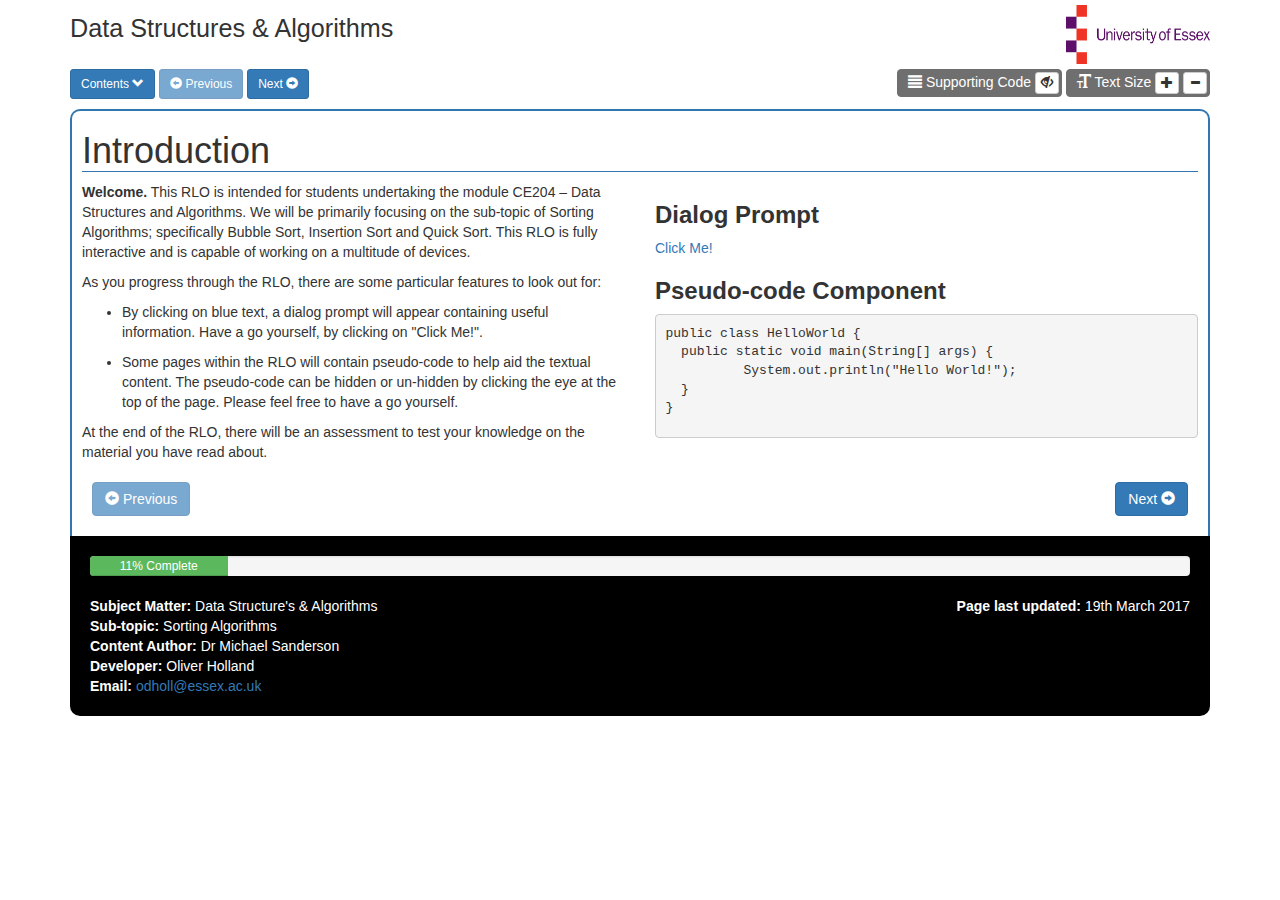
<file: index.html>
<!DOCTYPE html>
<html lang="en">
<head>
    <meta charset="utf-8">
    <meta http-equiv="X-UA-Compatible" content="IE=edge">
    <meta name="viewport" content="width=device-width, initial-scale=1">
    <!-- The above 3 meta tags *must* come first in the head; any other head content must come *after* these tags -->
    <meta name="description" content="">
    <meta name="author" content="Oliver Holland">

    <title>RLO: Data Structures & Algorithms: Introduction</title>

    <!-- Bootstrap core CSS -->
    <link href="css/bootstrap.min.css" rel="stylesheet">

    <!-- Style Sheet - CSS -->
    <link href="css/style.css" rel="stylesheet">

    <!-- HTML5 shim and Respond.js for IE8 support of HTML5 elements and media queries -->
    <!--[if lt IE 9]>
    <script src="https://oss.maxcdn.com/html5shiv/3.7.3/html5shiv.min.js"></script>
    <script src="https://oss.maxcdn.com/respond/1.4.2/respond.min.js"></script>
    <![endif]-->
</head>

<body>
<a id="doc_top"></a>
<div class="container" id="main_container">
    <!-- Top Nav-Bar -->
    <header class="clearfix" role="banner">
        <img src="img/essex.png" alt="University of Essex" width="144" height="59" id="university_logo"
             class="pull-right">
        <p class="rlo_title">Data Structures & Algorithms</p>
    </header>

    <nav class="nav nav-pills hidden-xs" role="navigation" id="main_nav">
        <div class="btn-group">
            <button type="button" class="btn btn-primary dropdown-toggle btn-sm" data-toggle="dropdown">
                Contents <span class="glyphicon glyphicon-chevron-down"></span>
            </button>
            <ul class="dropdown-menu" role="menu">
                <li class="active"><a href="index.html">Introduction</a></li>
                <li><a href="overview.html">Data Structures & Algorithms Overview</a></li>
                <li><a href="sortingAlgorithms.html">Sorting Algorithms</a></li>
                <li><a href="activity.html">Activity</a></li>
                <li><a href="bubbleSort.html">Bubble Sort</a></li>
                <li><a href="insertionSort.html">Insertion Sort</a></li>
                <li><a href="quickSort.html">Quick Sort</a></li>
                <li><a href="algorithmsInAction.html">Algorithms in Action</a></li>
                <li><a href="assessment.html">Assessment</a></li>
            </ul>
        </div>
        <a href="#" class="btn btn-primary disabled btn-sm"><span class="glyphicon glyphicon-circle-arrow-left"></span>
            Previous </a>
        <a href="overview.html" id="next_btn" class="btn btn-primary btn-sm">Next <span
                class="glyphicon glyphicon-circle-arrow-right"></span></a>
    </nav>

    <!-- Renders drop-down menu for smaller screen resolutions -->
    <div class="visible-xs-block" id="small_screen_menu_container">
        <p class="rlo_title">Data Structures & Algorithms</p>
        <p><a class="btn btn-primary btn-block" data-toggle="collapse" href="#collapseExample" aria-expanded="false"
              aria-controls="collapseExample" id="toggle_ss_nav">
            Toggle Navigation <span class="glyphicon glyphicon-remove glyphicon-menu-hamburger"
                                    aria-hidden="true"></span></a></p>
        <div class="collapse" id="collapseExample">
            <ul class="btn-group btn-group-vertical center-block" role="menu" id="small_screen_menu">
                <li><a href="index.html" class="btn btn-info btn-block active">Introduction</a></li>
                <li><a href="overview.html" class="btn btn-info btn-block">Data Structures & Algorithms Overview</a>
                </li>
                <li><a href="sortingAlgorithms.html" class="btn btn-info btn-block">Sorting Algorithms</a></li>
                <li><a href="activity.html" class="btn btn-info btn-block">Activity</a></li>
                <li><a href="bubbleSort.html" class="btn btn-info btn-block">Bubble Sort</a></li>
                <li><a href="insertionSort.html" class="btn btn-info btn-block">Insertion Sort</a></li>
                <li><a href="quickSort.html" class="btn btn-info btn-block">Quick Sort</a></li>
                <li><a href="algorithmsInAction.html" class="btn btn-info btn-block">Algorithms in Action</a></li>
                <li><a href="assessment.html" class="btn btn-info btn-block">Assessment</a></li>
            </ul>
        </div>
    </div>

    <!-- Main Content Area -->
    <main role="main">
        <article>
            <a id="content_start"></a>
            <h1>Introduction</h1>
            <div class="row">
                <div class="col-md-6" id="text-component">

                    <p><b>Welcome.</b> This RLO is intended for students undertaking the module
                        CE204 – Data Structures and Algorithms. We will be primarily focusing on the sub-topic of
                        Sorting Algorithms; specifically Bubble Sort, Insertion Sort and Quick Sort. This RLO is fully
                        interactive and is capable of working on a multitude of devices.</p>

                    <p>As you progress through the RLO, there are some particular features to look out for:
                        <ul>
                            <li>By clicking on blue text, a dialog prompt will appear containing useful information.
                                Have a go yourself, by clicking on "Click Me!".
                            </li>
                    <p></p>
                            <li>Some pages within the RLO will contain pseudo-code to help aid the textual content. The
                                pseudo-code can be hidden or un-hidden by clicking the eye at the top of the page. Please feel free to have a go yourself.
                            </li>
                        </ul>
                    </p>

                    <p>At the end of the RLO, there will be an assessment to test your knowledge on the material you have read about.</p>
                </div>

                <div class="col-md-6" id="rightText-component">
                    <h3><b>Dialog Prompt</b></h3>
                    <p><a href="#" data-toggle="modal" data-target="#gloss_test">Click Me!</a></p>
                    <h3><b>Pseudo-code Component</b></h3>
                </div>
                <!-- START code column -->
                <div class="col-md-6" id="code-component">

                      <pre><p>public class HelloWorld {
  public static void main(String[] args) {
          System.out.println("Hello World!");
  }
}
</p></pre>
                </div>
                <!-- END code column -->
            </div>

            <nav class="section_nav" role="navigation">
                <ul class="clearfix ">
                    <li class="pull-left "><a href="#" class="btn btn-primary disabled"><span
                            class="glyphicon glyphicon-circle-arrow-left"></span> Previous </a></li>
                    <li class="pull-right"><a href="overview.html" class="btn btn-primary">Next <span
                            class="glyphicon glyphicon-circle-arrow-right"></span></a></li>
                </ul>
            </nav>

        </article>
    </main>


    <!-- START doc top navigation -->
    <div class="visible-xs-block" id="doc_top_btn"><a href="#doc_top" class="btn btn-info btn-block">Document Top
        <span
                class="glyphicon glyphicon-circle-arrow-up"></span></a></div>
    <!-- END doc top navigation -->

    <!-- Footer -->
    <footer role="contentinfo">
        <div class="progress">
            <div class="progress-bar progress-bar-success" role="progressbar" aria-valuenow="11.1" aria-valuemin="0"
                 aria-valuemax="100" style="width: 12.5%">
                <span class="sr">11% Complete</span>
            </div>
        </div>
        <div class="row">
            <div class="col-md-6">
                <ul>
                    <li><b>Subject Matter:</b> Data Structure's & Algorithms</li>
                    <li><b>Sub-topic:</b> Sorting Algorithms</li>
                    <li><b>Content Author:</b> Dr Michael Sanderson</li>
                    <li><b>Developer:</b> Oliver Holland</li>
                    <li><b>Email:</b> <a href="mailto:odholl@essex.ac.uk">odholl@essex.ac.uk</a></li>
                </ul>
            </div>

            <div class="col-md-6 text-right">
                <p><b>Page last updated:</b> 19th March 2017</p>
            </div>
        </div>
    </footer>
</div>


<!-- START Glossary Modals -->
<div class="modal fade" tabindex="-1" role="dialog" aria-labelledby="gloss_test_label" id="gloss_test">
    <div class="modal-dialog">
        <div class="modal-content">
            <div class="modal-header">
                <h3 class="modal-title" id="gloss_test_label">Well Done!</h3>
            </div>
            <div class="modal-body">
                <p>You will find additional information within these pop ups spread throughout the RLO. You never know,
                    there may be a question in the assessment that can only be answered if a pop up has been read...</p>
            </div>
            <div class="modal-footer">
                <button type="button" class="btn btn-danger" data-dismiss="modal">Close</button>
            </div>
        </div>
    </div>
</div>
<!-- END Glossary Modals -->

<!-- Bootstrap core JavaScript
================================================== -->
<!-- Placed at the end of the document so the pages load faster -->
<script src="https://ajax.googleapis.com/ajax/libs/jquery/1.12.4/jquery.min.js"></script>
<script>window.jQuery || document.write('<script src="../../assets/js/vendor/jquery.min.js"><\/script>')</script>
<script src="js/bootstrap.min.js"></script>

<!-- JavaScript for Text Support Toolbar -->
<script src="js/textTools.js"></script>

</body>
</html>
</file>
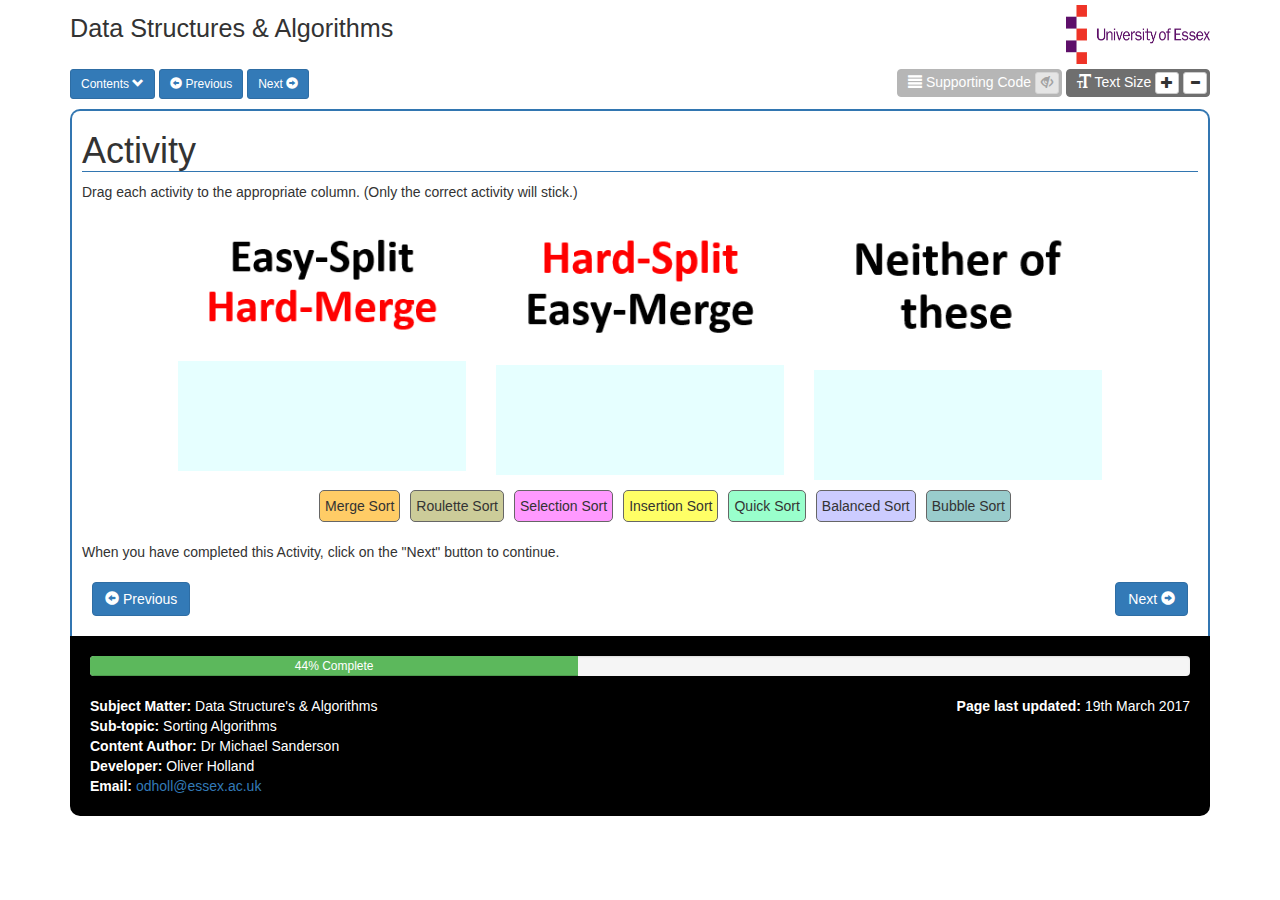
<file: activity.html>
<!DOCTYPE html>
<html lang="en">
   <head>
      <meta charset="utf-8">
      <meta http-equiv="X-UA-Compatible" content="IE=edge">
      <meta name="viewport" content="width=device-width, initial-scale=1">
      <!-- The above 3 meta tags *must* come first in the head; any other head content must come *after* these tags -->
      <meta name="description" content="">
      <meta name="author" content="Oliver Holland">
      <title>RLO: Data Structures & Algorithms: Activity</title>
      <!-- Bootstrap core CSS -->
      <link href="css/bootstrap.min.css" rel="stylesheet">
      <!-- jQuery (necessary for Bootstrap's JavaScript plugins) -->
      <script src="js/jquery.js"></script>
      <script src="js/jquery-ui.min.js"></script>
      <script src="js/jquery.ui.touch-punch.min.js"></script>
      <!-- Latest compiled and minified JavaScript -->
      <script src="js/bootstrap.min.js"></script>
      <!-- HTML5 shim and Respond.js for IE8 support of HTML5 elements and media queries -->
      <!--[if lt IE 9]>
      <script src="https://oss.maxcdn.com/html5shiv/3.7.3/html5shiv.min.js"></script>
      <script src="https://oss.maxcdn.com/respond/1.4.2/respond.min.js"></script>
      <![endif]-->
      <!-- JS for the Drag Drop Activity -->
      <script src="js/dragDropActivity.js"></script>
      <!-- Style Sheet - CSS -->
      <link href="css/style.css" rel="stylesheet">
      <style type="text/css">
         .act_drag_is {
         background: #FFFF66;
         }
         .act_drag_qs {
         background: #99FFCC;
         }
         .act_drag_bs {
         background: #CCCCFF;
         }
         .act_drag_rs {
         background: #CCCC99;
         }
         .act_drag_ss {
         background: #FF99FF;
         }
         .act_drag_ms {
         background: #FFCC66;
         }
         .act_drag_bbs {
         background: #99CCCC;
         }
         .droppable_area ul {
         background: #E6FFFF;
         padding-top: 20px;
         padding-bottom: 20px;
         }
         .droppable_area ul li {
         visibility: hidden;
         }
         #act_drag_items {
         text-align: center;
         }
         #act_drag_items li {
         display: inline-block;
         border: 1px solid #666;
         border-radius: 5px;
         padding: 5px;
         margin-bottom: 10px;
         margin-left: 10px;
         }
         #act_drag_items li:hover {
         cursor: move;
         }
         @media (max-width: 767px) {
         .droppable_area ul {
         background: #E6FFFF;
         list-style: none;
         padding: 0;
         }
         .droppable_area ul li {
         border-bottom: 1px dashed #0CF;
         }
         }
      </style>
   </head>
   <body>
      <a id="doc_top"></a>
      <div class="container" id="main_container">
         <!-- Top Nav-Bar -->
         <header class="clearfix" role="banner">
            <img src="img/essex.png" alt="University of Essex" width="144" height="59" id="university_logo"
               class="pull-right">
            <p class="rlo_title">Data Structures & Algorithms</p>
         </header>
         <nav class="nav nav-pills hidden-xs" role="navigation" id="main_nav">
            <div class="btn-group">
               <button type="button" class="btn btn-primary dropdown-toggle btn-sm" data-toggle="dropdown">
               Contents <span class="glyphicon glyphicon-chevron-down"></span>
               </button>
               <ul class="dropdown-menu" role="menu">
                  <li><a href="index.html">Introduction</a>
                  </li>
                  <li><a href="overview.html">Data Structures & Algorithms Overview</a>
                  </li>
                  <li><a href="sortingAlgorithms.html">Sorting Algorithms</a>
                  </li>
                  <li class="active"><a href="activity.html">Activity</a>
                  </li>
                  <li><a href="bubbleSort.html">Bubble Sort</a>
                  </li>
                  <li><a href="insertionSort.html">Insertion Sort</a>
                  </li>
                  <li><a href="quickSort.html">Quick Sort</a>
                  </li>
                  <li><a href="algorithmsInAction.html">Algorithms in Action</a>
                  </li>
                  <li><a href="assessment.html">Assessment</a>
                  </li>
               </ul>
            </div>
            <a href="sortingAlgorithms.html" class="btn btn-primary btn-sm"><span
               class="glyphicon glyphicon-circle-arrow-left"></span>
            Previous </a>
            <a href="bubbleSort.html" id="next_btn" class="btn btn-primary btn-sm">Next <span
               class="glyphicon glyphicon-circle-arrow-right"></span></a>
         </nav>
         <!-- Renders drop-down menu for smaller screen resolutions -->
         <div class="visible-xs-block" id="small_screen_menu_container">
            <p class="rlo_title">Data Structures & Algorithms</p>
            <p><a class="btn btn-primary btn-block" data-toggle="collapse" href="#collapseExample" aria-expanded="false"
               aria-controls="collapseExample" id="toggle_ss_nav">
               Toggle Navigation <span class="glyphicon glyphicon-remove glyphicon-menu-hamburger"
                  aria-hidden="true"></span></a>
            </p>
            <div class="collapse" id="collapseExample">
               <ul class="btn-group btn-group-vertical center-block" role="menu" id="small_screen_menu">
                  <li><a href="index.html" class="btn btn-info btn-block">Introduction</a>
                  </li>
                  <li><a href="overview.html" class="btn btn-info btn-block">Data Structures & Algorithms Overview</a>
                  </li>
                  <li><a href="sortingAlgorithms.html" class="btn btn-info btn-block">Sorting Algorithms</a>
                  </li>
                  <li><a href="activity.html" class="btn btn-info btn-block active">Activity</a>
                  </li>
                  <li><a href="bubbleSort.html" class="btn btn-info btn-block">Bubble Sort</a>
                  </li>
                  <li><a href="insertionSort.html" class="btn btn-info btn-block">Insertion Sort</a>
                  </li>
                  <li><a href="quickSort.html" class="btn btn-info btn-block">Quick Sort</a>
                  </li>
                  <li><a href="algorithmsInAction.html" class="btn btn-info btn-block">Algorithms in Action</a>
                  </li>
                  <li><a href="assessment.html" class="btn btn-info btn-block">Assessment</a>
                  </li>
               </ul>
            </div>
         </div>
         <!-- Main Content Area -->
         <main role="main">
            <article>
               <a id="content_start"></a>
               <h1>Activity</h1>
               <p>Drag each activity to the appropriate column. (Only the correct activity will stick.)</p>
               <div class="row">
                  <div class="col-sm-10 col-sm-offset-1">
                     <div id="activity_container">
                        <div class="row text-center text-capitalize">
                           <div class="col-xs-4">
                           </div>
                           <div class="col-xs-4">
                           </div>
                           <div class="col-xs-4">
                           </div>
                        </div>
                        <div class="row">
                           <div class="col-xs-4">
                              <div class="droppable droppable_area drop_target" data-type="Easy-split_Hard-merge">
                                 <img src="img/Easy-split_Hard-merge.png" width="540" height="340"
                                    alt="Easy-split Hard-merge" class="img-responsive">
                                 <ul>
                                    <li class="activity_ms">Merge Sort</li>
                                    <li class="activity_is">Insertion Sort</li>
                                 </ul>
                              </div>
                           </div>
                           <div class="col-xs-4">
                              <div class="droppable droppable_area drop_target" data-type="Hard-split_Easy-merge">
                                 <img src="img/Hard-split_Easy-merge.png" width="540" height="340"
                                    alt="Hard-split Easy-merge" class="img-responsive">
                                 <ul>
                                    <li class="activity_qs">Quick Sort</li>
                                    <li class="activity_ss">Selection Sort</li>
                                    <li class="activity_bbs">Bubble Sort</li>
                                 </ul>
                              </div>
                           </div>
                           <div class="col-xs-4">
                              <div class="droppable droppable_area drop_target" data-type="not-a-sorting-algorithm">
                                 <img src="img/not-a-sorting-algorithm.png" width="540" height="340"
                                    alt="Neither of These" class="img-responsive">
                                 <ul>
                                    <li class="activity_rs">Roulette Sort</li>
                                    <li class="activity_bs">Balanced Sort</li>
                                 </ul>
                              </div>
                           </div>
                        </div>
                        <div class="alert alert-success text-center" id="feedback_success"></div>
                        <div class="alert alert-danger text-center" id="feedback_error"></div>
                        <ul id="act_drag_items">
                           <li class="act_drag_is draggable" data-activity="Easy-split_Hard-merge"
                              data-class="activity_is">Insertion Sort
                           </li>
                           <li class="act_drag_ms draggable" data-activity="Easy-split_Hard-merge"
                              data-class="activity_ms">Merge Sort
                           </li>
                           <li class="act_drag_qs draggable" data-activity="Hard-split_Easy-merge"
                              data-class="activity_qs">Quick Sort
                           </li>
                           <li class="act_drag_ss draggable" data-activity="Hard-split_Easy-merge"
                              data-class="activity_ss">Selection Sort
                           </li>
                           <li class="act_drag_bbs draggable" data-activity="Hard-split_Easy-merge"
                              data-class="activity_bbs">Bubble Sort
                           </li>
                           <li class="act_drag_bs draggable" data-activity="not-a-sorting-algorithm"
                              data-class="activity_bs">Balanced Sort
                           </li>
                           <li class="act_drag_rs draggable" data-activity="not-a-sorting-algorithm"
                              data-class="activity_rs">Roulette Sort
                           </li>
                        </ul>
                     </div>
                  </div>
               </div>
               <p>When you have completed this Activity, click on the &quot;Next&quot; button to continue. </p>
               <nav class="section_nav" role="navigation">
                  <ul class="clearfix ">
                     <li class="pull-left "><a href="sortingAlgorithms.html" class="btn btn-primary"><span
                        class="glyphicon glyphicon-circle-arrow-left"></span> Previous </a>
                     </li>
                     <li class="pull-right"><a href="bubbleSort.html" class="btn btn-primary">Next <span
                        class="glyphicon glyphicon-circle-arrow-right"></span></a>
                     </li>
                  </ul>
               </nav>
            </article>
         </main>
         <!-- START doc top navigation -->
         <div class="visible-xs-block" id="doc_top_btn"><a href="#doc_top" class="btn btn-info btn-block">Document Top
            <span
               class="glyphicon glyphicon-circle-arrow-up"></span></a>
         </div>
         <!-- END doc top navigation -->
         <!-- Footer -->
         <footer role="contentinfo">
            <div class="progress">
               <div class="progress-bar progress-bar-success" role="progressbar" aria-valuenow="44.4" aria-valuemin="0"
                  aria-valuemax="100" style="width: 44.4%">
                  <span class="sr">44% Complete</span>
               </div>
            </div>
            <div class="row">
               <div class="col-md-6">
                  <ul>
                     <li><b>Subject Matter:</b> Data Structure's & Algorithms</li>
                     <li><b>Sub-topic:</b> Sorting Algorithms</li>
                     <li><b>Content Author:</b> Dr Michael Sanderson</li>
                     <li><b>Developer:</b> Oliver Holland</li>
                     <li><b>Email:</b> <a href="mailto:odholl@essex.ac.uk">odholl@essex.ac.uk</a>
                     </li>
                  </ul>
               </div>
               <div class="col-md-6 text-right">
                  <p><b>Page last updated:</b> 19th March 2017</p>
               </div>
            </div>
         </footer>
      </div>
      <!-- START Modals -->
      <div class="modal fade" tabindex="-1" role="dialog" aria-labelledby="activity_complete_label" id="activity_complete">
         <div class="modal-dialog">
            <div class="modal-content">
               <div class="modal-header">
                  <h3 class="modal-title" id="activity_complete_label">Activity Complete <span
                     class="glyphicon glyphicon-ok" aria-hidden="true"></span></h3>
               </div>
               <div class="modal-body">
                  <p>You have sucessfully completed this activity</p>
               </div>
               <div class="modal-footer">
                  <button type="button" class="btn btn-success" data-dismiss="modal" id="activity1_continue">Close
                  </button>
               </div>
            </div>
         </div>
      </div>
      <!-- END Modals -->
      <!-- Bootstrap core JavaScript
         ================================================== -->
      <!-- Placed at the end of the document so the pages load faster -->
      <script>window.jQuery || document.write('<script src="../../assets/js/vendor/jquery.min.js"><\/script>')</script>
      <!-- JavaScript for Text Support Toolbar -->
      <script src="js/textTools.js"></script>
   </body>
</html>
</file>
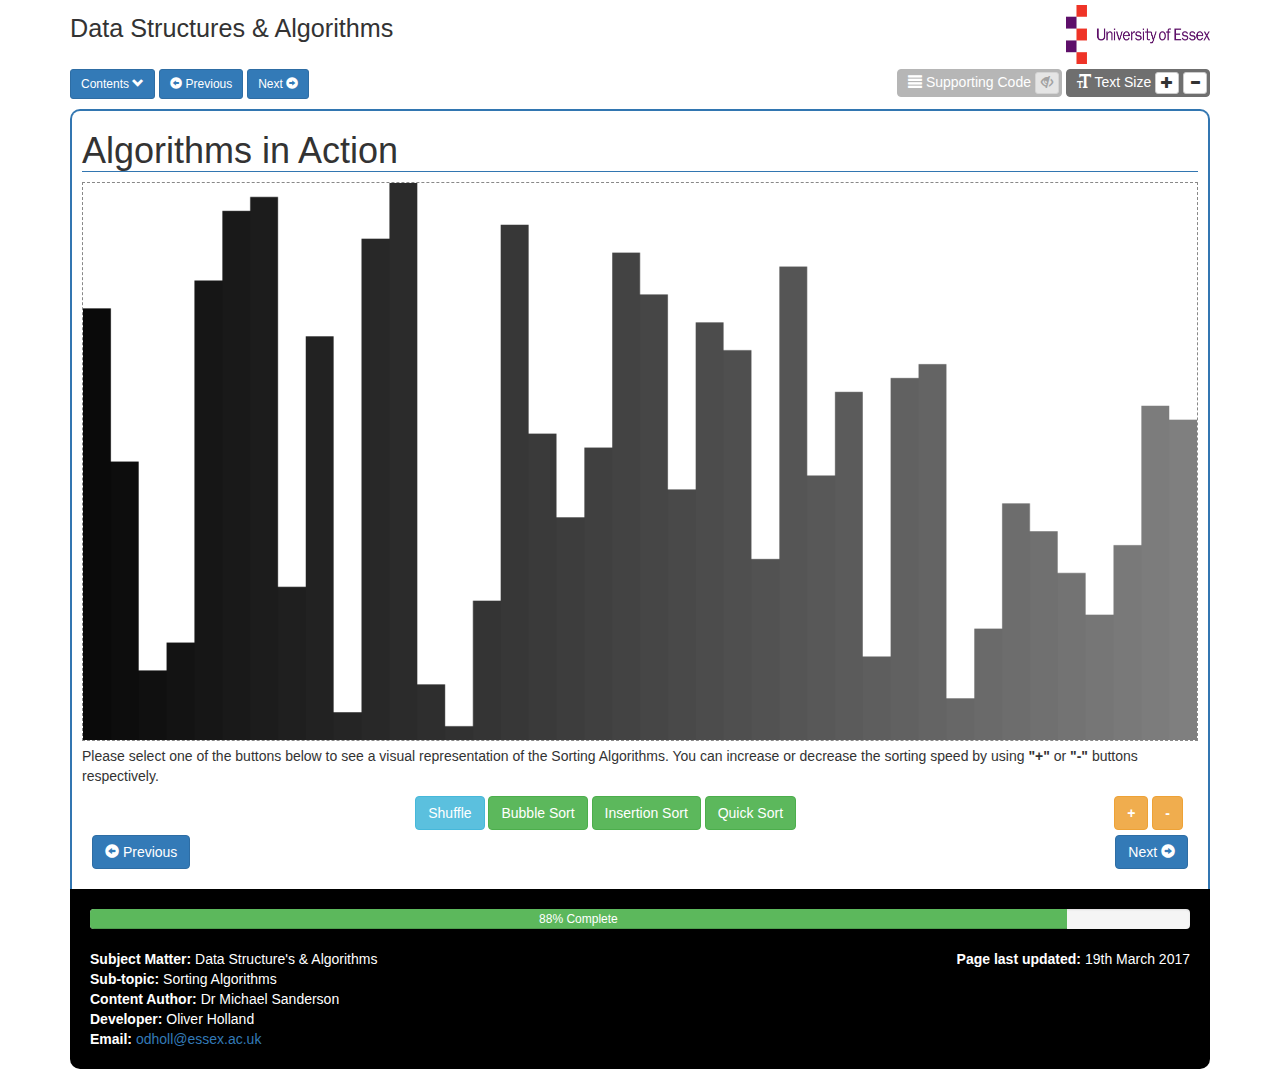
<file: algorithmsInAction.html>
<!DOCTYPE html>
<html lang="en">
<head>
    <meta charset="utf-8">
    <meta http-equiv="X-UA-Compatible" content="IE=edge">
    <meta name="viewport" content="width=device-width, initial-scale=1">
    <!-- The above 3 meta tags *must* come first in the head; any other head content must come *after* these tags -->
    <meta name="description" content="">
    <meta name="author" content="Oliver Holland">

    <title>RLO: Data Structures & Algorithms: Algorithms in Action</title>

    <!-- Bootstrap core CSS -->
    <link href="css/bootstrap.min.css" rel="stylesheet">

    <!-- Style Sheet - CSS -->
    <link href="css/style.css" rel="stylesheet">

    <!-- HTML5 shim and Respond.js for IE8 support of HTML5 elements and media queries -->
    <!--[if lt IE 9]>
    <script src="https://oss.maxcdn.com/html5shiv/3.7.3/html5shiv.min.js"></script>
    <script src="https://oss.maxcdn.com/respond/1.4.2/respond.min.js"></script>
    <![endif]-->
</head>

<body>
<a id="doc_top"></a>
<div class="container" id="main_container">
    <!-- Top Nav-Bar -->
    <header class="clearfix" role="banner">
        <img src="img/essex.png" alt="University of Essex" width="144" height="59" id="university_logo"
             class="pull-right">
        <p class="rlo_title">Data Structures & Algorithms</p>
    </header>

    <nav class="nav nav-pills hidden-xs" role="navigation" id="main_nav">
        <div class="btn-group">
            <button type="button" class="btn btn-primary dropdown-toggle btn-sm" data-toggle="dropdown">
                Contents <span class="glyphicon glyphicon-chevron-down"></span>
            </button>
            <ul class="dropdown-menu" role="menu">
                <li><a href="index.html">Introduction</a></li>
                <li><a href="overview.html">Data Structures & Algorithms Overview</a></li>
                <li><a href="sortingAlgorithms.html">Sorting Algorithms</a></li>
                <li><a href="activity.html">Activity</a></li>
                <li><a href="bubbleSort.html">Bubble Sort</a></li>
                <li><a href="insertionSort.html">Insertion Sort</a></li>
                <li><a href="quickSort.html">Quick Sort</a></li>
                <li class="active"><a href="algorithmsInAction.html">Algorithms in Action</a></li>
                <li><a href="assessment.html">Assessment</a></li>
            </ul>
        </div>
        <a href="quickSort.html" class="btn btn-primary btn-sm"><span
                class="glyphicon glyphicon-circle-arrow-left"></span>
            Previous </a>
        <a href="assessment.html" id="next_btn" class="btn btn-primary btn-sm">Next <span
                class="glyphicon glyphicon-circle-arrow-right"></span></a>
    </nav>

    <!-- Renders drop-down menu for smaller screen resolutions -->
    <div class="visible-xs-block" id="small_screen_menu_container">
        <p class="rlo_title">Data Structures & Algorithms</p>
        <p><a class="btn btn-primary btn-block" data-toggle="collapse" href="#collapseExample" aria-expanded="false"
              aria-controls="collapseExample" id="toggle_ss_nav">
            Toggle Navigation <span class="glyphicon glyphicon-remove glyphicon-menu-hamburger"
                                    aria-hidden="true"></span></a></p>
        <div class="collapse" id="collapseExample">
            <ul class="btn-group btn-group-vertical center-block" role="menu" id="small_screen_menu">
                <li><a href="index.html" class="btn btn-info btn-block">Introduction</a></li>
                <li><a href="overview.html" class="btn btn-info btn-block">Data Structures & Algorithms Overview</a>
                </li>
                <li><a href="sortingAlgorithms.html" class="btn btn-info btn-block">Sorting Algorithms</a></li>
                <li><a href="activity.html" class="btn btn-info btn-block">Activity</a></li>
                <li><a href="bubbleSort.html" class="btn btn-info btn-block">Bubble Sort</a></li>
                <li><a href="insertionSort.html" class="btn btn-info btn-block">Insertion Sort</a></li>
                <li><a href="quickSort.html" class="btn btn-info btn-block">Quick Sort</a></li>
                <li><a href="algorithmsInAction.html" class="btn btn-info btn-block active">Algorithms in Action</a>
                </li>
                <li><a href="assessment.html" class="btn btn-info btn-block">Assessment</a></li>
            </ul>
        </div>
    </div>

    <!-- Main Content Area -->
    <main role="main">
        <article>
            <a id="content_start"></a>
            <h1>Algorithms in Action</h1>

            <canvas width="800" height="400" id="algorithms_in_action"></canvas>

            <p>Please select one of the buttons below to see a visual representation of the Sorting Algorithms. You
                can increase or decrease the sorting speed by using <b>"+"</b> or <b>"-"</b> buttons respectively. </p>

            <div class="col-sm-12 text-center" id="algorithm_buttons">
                <div class="pull-right">
                    <button class="btn btn-warning" id="sort-increase"><b>+</b></button>
                    <button class="btn btn-warning" id="sort-decrease"><b>-</b></button>
                </div>
                <button class="btn btn-info" id="sort-shuffle">Shuffle</button>
                <button class="btn btn-success" id="sort-bubble">Bubble Sort</button>
                <button class="btn btn-success" id="sort-insertion">Insertion Sort</button>
                <button class="btn btn-success" id="sort-quick">Quick Sort</button>
            </div>

            <nav class="section_nav" role="navigation">
                <ul class="clearfix ">
                    <li class="pull-left "><a href="quickSort.html" class="btn btn-primary"><span
                            class="glyphicon glyphicon-circle-arrow-left"></span> Previous </a></li>
                    <li class="pull-right"><a href="assessment.html" class="btn btn-primary">Next <span
                            class="glyphicon glyphicon-circle-arrow-right"></span></a></li>
                </ul>
            </nav>

        </article>
    </main>


    <!-- START doc top navigation -->
    <div class="visible-xs-block" id="doc_top_btn"><a href="#doc_top" class="btn btn-info btn-block">Document Top
        <span
                class="glyphicon glyphicon-circle-arrow-up"></span></a></div>
    <!-- END doc top navigation -->

    <!-- Footer -->
    <footer role="contentinfo">
        <div class="progress">
            <div class="progress-bar progress-bar-success" role="progressbar" aria-valuenow="88.8" aria-valuemin="0"
                 aria-valuemax="100" style="width: 88.8%">
                <span class="sr">88% Complete</span>
            </div>
        </div>
        <div class="row">
            <div class="col-md-6">
                <ul>
                    <li><b>Subject Matter:</b> Data Structure's & Algorithms</li>
                    <li><b>Sub-topic:</b> Sorting Algorithms</li>
                    <li><b>Content Author:</b> Dr Michael Sanderson</li>
                    <li><b>Developer:</b> Oliver Holland</li>
                    <li><b>Email:</b> <a href="mailto:odholl@essex.ac.uk">odholl@essex.ac.uk</a></li>
                </ul>
            </div>

            <div class="col-md-6 text-right">
                <p><b>Page last updated:</b> 19th March 2017</p>
            </div>
        </div>
    </footer>

</div>

<script src="js/algorithmsInAction.js"></script>

<!-- Bootstrap core JavaScript
================================================== -->
<!-- Placed at the end of the document so the pages load faster -->
<script src="https://ajax.googleapis.com/ajax/libs/jquery/1.12.4/jquery.min.js"></script>
<script>window.jQuery || document.write('<script src="../../assets/js/vendor/jquery.min.js"><\/script>')</script>
<script src="js/bootstrap.min.js"></script>

<!-- JavaScript for Text Support Toolbar -->
<script src="js/textTools.js"></script>

</body>
</html>
</file>
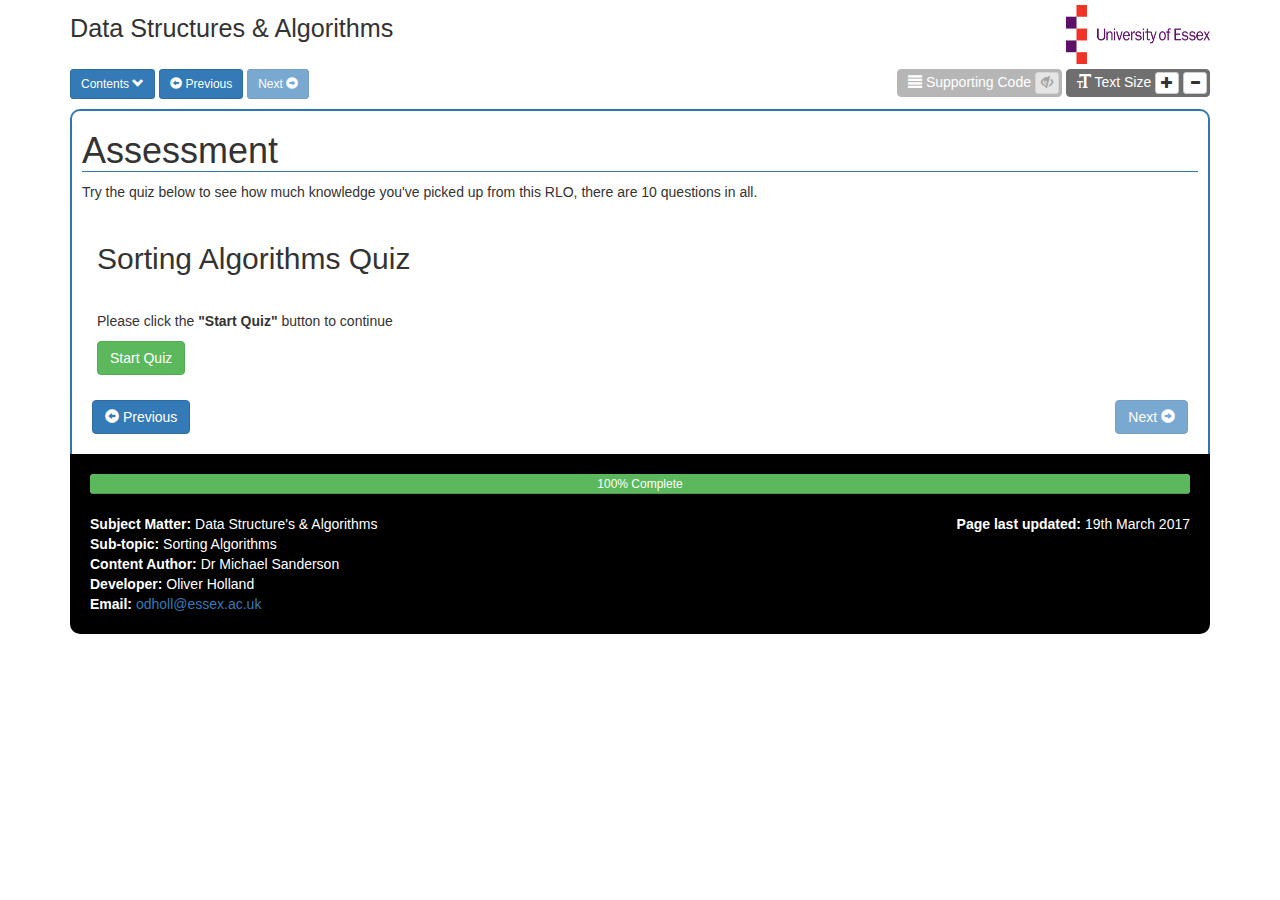
<file: assessment.html>
<!DOCTYPE html>
<html lang="en">
<head>
    <meta charset="utf-8">
    <meta http-equiv="X-UA-Compatible" content="IE=edge">
    <meta name="viewport" content="width=device-width, initial-scale=1">
    <!-- The above 3 meta tags *must* come first in the head; any other head content must come *after* these tags -->
    <meta name="description" content="">
    <meta name="author" content="Oliver Holland">

    <title>RLO: Data Structures & Algorithms: Assessment</title>

    <!-- Bootstrap core CSS -->
    <link href="css/bootstrap.min.css" rel="stylesheet">

    <!-- Style Sheet - CSS -->
    <link href="css/style.css" rel="stylesheet">

    <!-- HTML5 shim and Respond.js for IE8 support of HTML5 elements and media queries -->
    <!--[if lt IE 9]>
    <script src="https://oss.maxcdn.com/html5shiv/3.7.3/html5shiv.min.js"></script>
    <script src="https://oss.maxcdn.com/respond/1.4.2/respond.min.js"></script>
    <![endif]-->
</head>

<body>
<a id="doc_top"></a>
<div class="container" id="main_container">
    <!-- Top Nav-Bar -->
    <header class="clearfix" role="banner">
        <img src="img/essex.png" alt="University of Essex" width="144" height="59" id="university_logo"
             class="pull-right">
        <p class="rlo_title">Data Structures & Algorithms</p>
    </header>

    <nav class="nav nav-pills hidden-xs" role="navigation" id="main_nav">
        <div class="btn-group">
            <button type="button" class="btn btn-primary dropdown-toggle btn-sm" data-toggle="dropdown">
                Contents <span class="glyphicon glyphicon-chevron-down"></span>
            </button>
            <ul class="dropdown-menu" role="menu">
                <li><a href="index.html">Introduction</a></li>
                <li><a href="overview.html">Data Structures & Algorithms Overview</a></li>
                <li><a href="sortingAlgorithms.html">Sorting Algorithms</a></li>
                <li><a href="activity.html">Activity</a></li>
                <li><a href="bubbleSort.html">Bubble Sort</a></li>
                <li><a href="insertionSort.html">Insertion Sort</a></li>
                <li><a href="quickSort.html">Quick Sort</a></li>
                <li><a href="algorithmsInAction.html">Algorithms in Action</a></li>
                <li class="active"><a href="assessment.html">Assessment</a></li>
            </ul>
        </div>
        <a href="algorithmsInAction.html" class="btn btn-primary btn-sm"><span
                class="glyphicon glyphicon-circle-arrow-left"></span>
            Previous </a>
        <a href="#" id="next_btn" class="btn btn-primary disabled btn-sm">Next <span
                class="glyphicon glyphicon-circle-arrow-right"></span></a>
    </nav>

    <!-- Renders drop-down menu for smaller screen resolutions -->
    <div class="visible-xs-block" id="small_screen_menu_container">
        <p class="rlo_title">Data Structures & Algorithms</p>
        <p><a class="btn btn-primary btn-block" data-toggle="collapse" href="#collapseExample" aria-expanded="false"
              aria-controls="collapseExample" id="toggle_ss_nav">
            Toggle Navigation <span class="glyphicon glyphicon-remove glyphicon-menu-hamburger"
                                    aria-hidden="true"></span></a></p>
        <div class="collapse" id="collapseExample">
            <ul class="btn-group btn-group-vertical center-block" role="menu" id="small_screen_menu">
                <li><a href="index.html" class="btn btn-info btn-block">Introduction</a></li>
                <li><a href="overview.html" class="btn btn-info btn-block">Data Structures & Algorithms Overview</a>
                </li>
                <li><a href="sortingAlgorithms.html" class="btn btn-info btn-block">Sorting Algorithms</a></li>
                <li><a href="activity.html" class="btn btn-info btn-block">Activity</a></li>
                <li><a href="bubbleSort.html" class="btn btn-info btn-block">Bubble Sort</a></li>
                <li><a href="insertionSort.html" class="btn btn-info btn-block">Insertion Sort</a></li>
                <li><a href="quickSort.html" class="btn btn-info btn-block">Quick Sort</a></li>
                <li><a href="algorithmsInAction.html" class="btn btn-info btn-block">Algorithms in Action</a></li>
                <li><a href="assessment.html" class="btn btn-info btn-block active">Assessment</a></li>
            </ul>
        </div>
    </div>

    <!-- Main Content Area -->
    <main role="main">
        <article>
            <a id="content_start"></a>
            <h1>Assessment</h1>

            <p>Try the quiz below to see how much knowledge you've picked up from this RLO, there are <span
                    id="number_of_questions"></span> questions in all.</p>

            <div id="quiz_container">Your browser does not support javascript. Please enable.</div>

            <nav class="section_nav" role="navigation">
                <ul class="clearfix ">
                    <li class="pull-left "><a href="algorithmsInAction.html" class="btn btn-primary"><span
                            class="glyphicon glyphicon-circle-arrow-left"></span> Previous </a></li>
                    <li class="pull-right"><a href="#" class="btn btn-primary disabled">Next <span
                            class="glyphicon glyphicon-circle-arrow-right"></span></a></li>
                </ul>
            </nav>

        </article>
    </main>


    <!-- START doc top navigation -->
    <div class="visible-xs-block" id="doc_top_btn"><a href="#doc_top" class="btn btn-info btn-block">Document Top
        <span
                class="glyphicon glyphicon-circle-arrow-up"></span></a></div>
    <!-- END doc top navigation -->

    <!-- Footer -->
    <footer role="contentinfo">
        <div class="progress">
            <div class="progress-bar progress-bar-success" role="progressbar" aria-valuenow="100" aria-valuemin="0"
                 aria-valuemax="100" style="width: 100%">
                <span class="sr">100% Complete</span>
            </div>
        </div>
        <div class="row">
            <div class="col-md-6">
                <ul>
                    <li><b>Subject Matter:</b> Data Structure's & Algorithms</li>
                    <li><b>Sub-topic:</b> Sorting Algorithms</li>
                    <li><b>Content Author:</b> Dr Michael Sanderson</li>
                    <li><b>Developer:</b> Oliver Holland</li>
                    <li><b>Email:</b> <a href="mailto:odholl@essex.ac.uk">odholl@essex.ac.uk</a></li>
                </ul>
            </div>

            <div class="col-md-6 text-right">
                <p><b>Page last updated:</b> 19th March 2017</p>
            </div>
        </div>
    </footer>


</div>


<!-- Bootstrap core JavaScript
================================================== -->
<!-- Placed at the end of the document so the pages load faster -->
<script src="https://ajax.googleapis.com/ajax/libs/jquery/1.12.4/jquery.min.js"></script>
<script>window.jQuery || document.write('<script src="../../assets/js/vendor/jquery.min.js"><\/script>')</script>
<script src="js/bootstrap.min.js"></script>

<!-- JS for the Quiz -->
<script src="js/quiz.js"></script>

<!-- JavaScript for Text Support Toolbar -->
<script src="js/textTools.js"></script>

</body>
</html>
</file>
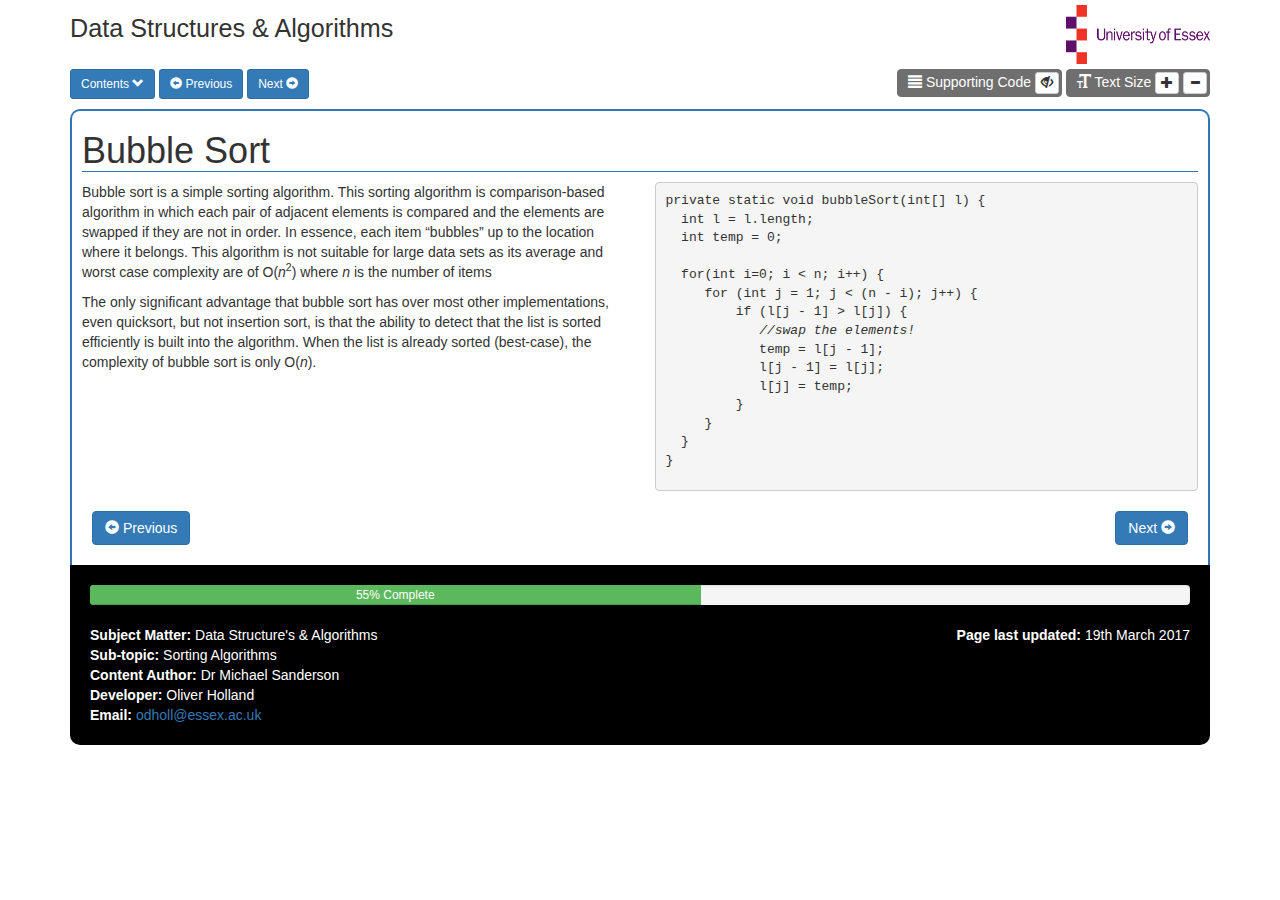
<file: bubbleSort.html>
<!DOCTYPE html>
<html lang="en">
<head>
    <meta charset="utf-8">
    <meta http-equiv="X-UA-Compatible" content="IE=edge">
    <meta name="viewport" content="width=device-width, initial-scale=1">
    <!-- The above 3 meta tags *must* come first in the head; any other head content must come *after* these tags -->
    <meta name="description" content="">
    <meta name="author" content="Oliver Holland">

    <title>RLO: Data Structures & Algorithms: Bubble Sort</title>

    <!-- Bootstrap core CSS -->
    <link href="css/bootstrap.min.css" rel="stylesheet">

    <!-- Style Sheet - CSS -->
    <link href="css/style.css" rel="stylesheet">

    <!-- HTML5 shim and Respond.js for IE8 support of HTML5 elements and media queries -->
    <!--[if lt IE 9]>
    <script src="https://oss.maxcdn.com/html5shiv/3.7.3/html5shiv.min.js"></script>
    <script src="https://oss.maxcdn.com/respond/1.4.2/respond.min.js"></script>
    <![endif]-->
</head>

<body>
<a id="doc_top"></a>
<div class="container" id="main_container">
    <!-- Top Nav-Bar -->
    <header class="clearfix" role="banner">
        <img src="img/essex.png" alt="University of Essex" width="144" height="59" id="university_logo"
             class="pull-right">
        <p class="rlo_title">Data Structures & Algorithms</p>
    </header>

    <nav class="nav nav-pills hidden-xs" role="navigation" id="main_nav">
        <div class="btn-group">
            <button type="button" class="btn btn-primary dropdown-toggle btn-sm" data-toggle="dropdown">
                Contents <span class="glyphicon glyphicon-chevron-down"></span>
            </button>
            <ul class="dropdown-menu" role="menu">
                <li><a href="index.html">Introduction</a></li>
                <li><a href="overview.html">Data Structures & Algorithms Overview</a></li>
                <li><a href="sortingAlgorithms.html">Sorting Algorithms</a></li>
                <li><a href="activity.html">Activity</a></li>
                <li class="active"><a href="bubbleSort.html">Bubble Sort</a></li>
                <li><a href="insertionSort.html">Insertion Sort</a></li>
                <li><a href="quickSort.html">Quick Sort</a></li>
                <li><a href="algorithmsInAction.html">Algorithms in Action</a></li>
                <li><a href="assessment.html">Assessment</a></li>
            </ul>
        </div>
        <a href="activity.html" class="btn btn-primary btn-sm"><span class="glyphicon glyphicon-circle-arrow-left"></span>
            Previous </a>
        <a href="insertionSort.html" id="next_btn" class="btn btn-primary btn-sm">Next <span
                class="glyphicon glyphicon-circle-arrow-right"></span></a>
    </nav>

    <!-- Renders drop-down menu for smaller screen resolutions -->
    <div class="visible-xs-block" id="small_screen_menu_container">
        <p class="rlo_title">Data Structures & Algorithms</p>
        <p><a class="btn btn-primary btn-block" data-toggle="collapse" href="#collapseExample" aria-expanded="false"
              aria-controls="collapseExample" id="toggle_ss_nav">
            Toggle Navigation <span class="glyphicon glyphicon-remove glyphicon-menu-hamburger"
                                    aria-hidden="true"></span></a></p>
        <div class="collapse" id="collapseExample">
            <ul class="btn-group btn-group-vertical center-block" role="menu" id="small_screen_menu">
                <li><a href="index.html" class="btn btn-info btn-block">Introduction</a></li>
                <li><a href="overview.html" class="btn btn-info btn-block">Data Structures & Algorithms Overview</a></li>
                <li><a href="sortingAlgorithms.html" class="btn btn-info btn-block">Sorting Algorithms</a></li>
                <li><a href="activity.html" class="btn btn-info btn-block">Activity</a></li>
                <li><a href="bubbleSort.html" class="btn btn-info btn-block active">Bubble Sort</a></li>
                <li><a href="insertionSort.html" class="btn btn-info btn-block">Insertion Sort</a></li>
                <li><a href="quickSort.html" class="btn btn-info btn-block">Quick Sort</a></li>
                <li><a href="algorithmsInAction.html" class="btn btn-info btn-block">Algorithms in Action</a></li>
                <li><a href="assessment.html" class="btn btn-info btn-block">Assessment</a></li>
            </ul>
        </div>
    </div>

    <!-- Main Content Area -->
    <main role="main">
        <article>
            <a id="content_start"></a>
            <h1>Bubble Sort</h1>
            <div class="row">
                <div class="col-md-6" id="text-component">

                    <p>Bubble sort is a simple sorting algorithm. This sorting algorithm is comparison-based algorithm
                        in which each pair of adjacent elements is compared and the elements are swapped if they are
                        not in order. In essence, each item “bubbles” up to the location where it belongs.
                        This algorithm is not suitable for large data sets as its average and worst case
                        complexity are of Ο(<i>n</i><sup>2</sup>) where <i>n</i> is the number of items</p>

                    <p>The only significant advantage that bubble sort has over most other implementations, even quicksort,
                        but not insertion sort, is that the ability to detect that the list is sorted efficiently is
                        built into the algorithm. When the list is already sorted (best-case), the complexity of
                        bubble sort is only O(<i>n</i>).</p>

                </div>

                <!-- START code column -->
                <div class="col-md-6" id="code-component">
                      <pre><p>private static void bubbleSort(int[] l) {
  int l = l.length;
  int temp = 0;

  for(int i=0; i < n; i++) {
     for (int j = 1; j < (n - i); j++) {
         if (l[j - 1] > l[j]) {
            <i>//swap the elements!</i>
            temp = l[j - 1];
            l[j - 1] = l[j];
            l[j] = temp;
         }
     }
  }
}
</p></pre>
                </div>
                <!-- END code column -->
            </div>

            <nav class="section_nav" role="navigation">
                <ul class="clearfix ">
                    <li class="pull-left "><a href="activity.html" class="btn btn-primary"><span
                            class="glyphicon glyphicon-circle-arrow-left"></span> Previous </a></li>
                    <li class="pull-right"><a href="insertionSort.html" class="btn btn-primary">Next <span
                            class="glyphicon glyphicon-circle-arrow-right"></span></a></li>
                </ul>
            </nav>

        </article>
    </main>


    <!-- START doc top navigation -->
    <div class="visible-xs-block" id="doc_top_btn"><a href="#doc_top" class="btn btn-info btn-block">Document Top
        <span
                class="glyphicon glyphicon-circle-arrow-up"></span></a></div>
    <!-- END doc top navigation -->

    <!-- Footer -->
    <footer role="contentinfo">
        <div class="progress">
            <div class="progress-bar progress-bar-success" role="progressbar" aria-valuenow="55.5" aria-valuemin="0"
                 aria-valuemax="100" style="width: 55.5%">
                <span class="sr">55% Complete</span>
            </div>
        </div>
        <div class="row">
            <div class="col-md-6">
                <ul>
                    <li><b>Subject Matter:</b> Data Structure's & Algorithms</li>
                    <li><b>Sub-topic:</b> Sorting Algorithms</li>
                    <li><b>Content Author:</b> Dr Michael Sanderson</li>
                    <li><b>Developer:</b> Oliver Holland</li>
                    <li><b>Email:</b> <a href="mailto:odholl@essex.ac.uk">odholl@essex.ac.uk</a></li>
                </ul>
            </div>

            <div class="col-md-6 text-right">
                <p><b>Page last updated:</b> 19th March 2017</p>
            </div>
        </div>
    </footer>
</div>


<!-- Bootstrap core JavaScript
================================================== -->
<!-- Placed at the end of the document so the pages load faster -->
<script src="https://ajax.googleapis.com/ajax/libs/jquery/1.12.4/jquery.min.js"></script>
<script>window.jQuery || document.write('<script src="../../assets/js/vendor/jquery.min.js"><\/script>')</script>
<script src="js/bootstrap.min.js"></script>

<!-- JavaScript for Text Support Toolbar -->
<script src="js/textTools.js"></script>

</body>
</html>
</file>
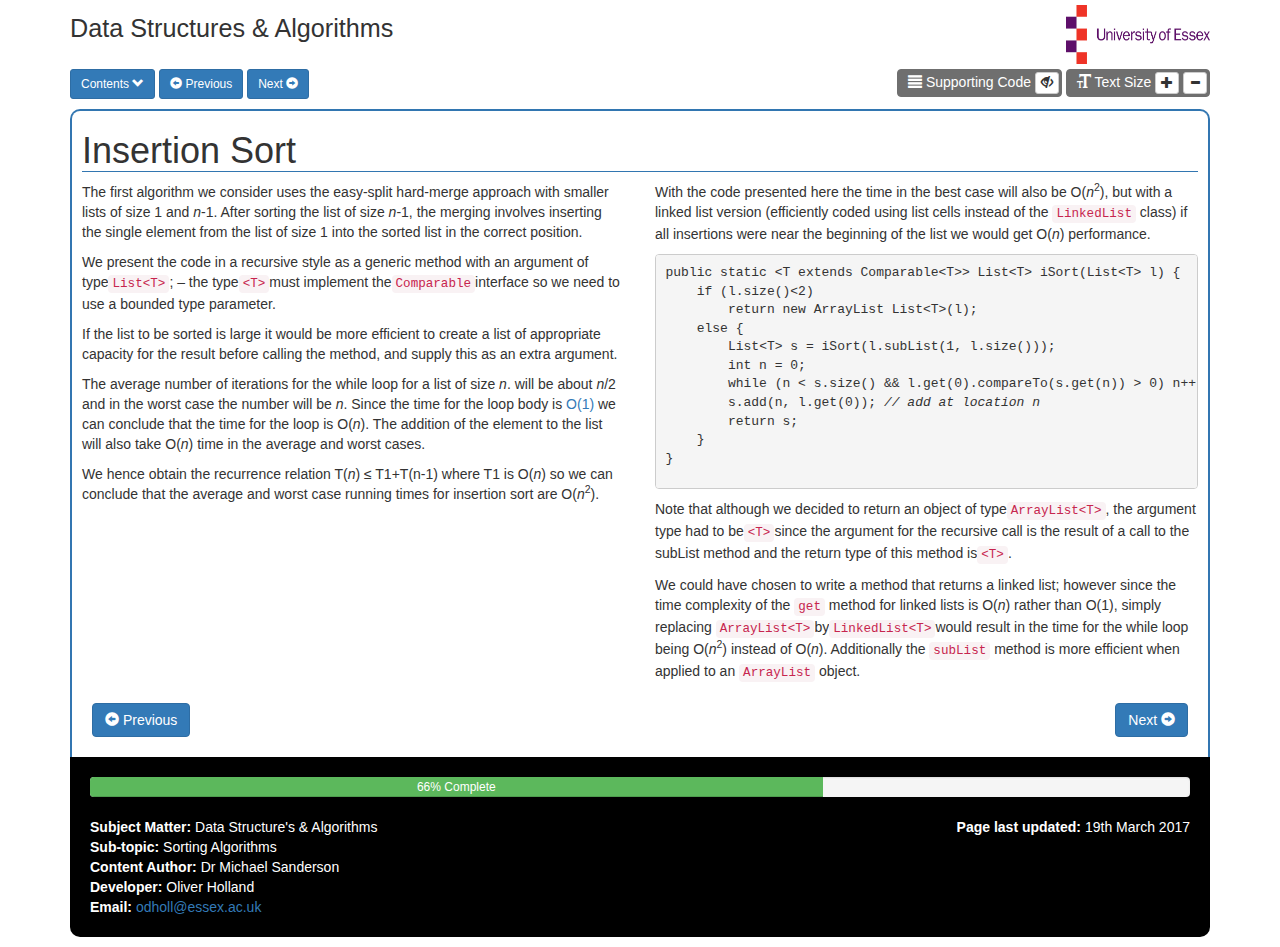
<file: insertionSort.html>
<!DOCTYPE html>
<html lang="en">
<head>
    <meta charset="utf-8">
    <meta http-equiv="X-UA-Compatible" content="IE=edge">
    <meta name="viewport" content="width=device-width, initial-scale=1">
    <!-- The above 3 meta tags *must* come first in the head; any other head content must come *after* these tags -->
    <meta name="description" content="">
    <meta name="author" content="Oliver Holland">

    <title>RLO: Data Structures & Algorithms: Insertion Sort</title>

    <!-- Bootstrap core CSS -->
    <link href="css/bootstrap.min.css" rel="stylesheet">

    <!-- Style Sheet - CSS -->
    <link href="css/style.css" rel="stylesheet">

    <!-- HTML5 shim and Respond.js for IE8 support of HTML5 elements and media queries -->
    <!--[if lt IE 9]>
    <script src="https://oss.maxcdn.com/html5shiv/3.7.3/html5shiv.min.js"></script>
    <script src="https://oss.maxcdn.com/respond/1.4.2/respond.min.js"></script>
    <![endif]-->
</head>

<body>
<a id="doc_top"></a>
<div class="container" id="main_container">
    <!-- Top Nav-Bar -->
    <header class="clearfix" role="banner">
        <img src="img/essex.png" alt="University of Essex" width="144" height="59" id="university_logo"
             class="pull-right">
        <p class="rlo_title">Data Structures & Algorithms</p>
    </header>

    <nav class="nav nav-pills hidden-xs" role="navigation" id="main_nav">
        <div class="btn-group">
            <button type="button" class="btn btn-primary dropdown-toggle btn-sm" data-toggle="dropdown">
                Contents <span class="glyphicon glyphicon-chevron-down"></span>
            </button>
            <ul class="dropdown-menu" role="menu">
                <li><a href="index.html">Introduction</a></li>
                <li><a href="overview.html">Data Structures & Algorithms Overview</a></li>
                <li><a href="sortingAlgorithms.html">Sorting Algorithms</a></li>
                <li><a href="activity.html">Activity</a></li>
                <li><a href="bubbleSort.html">Bubble Sort</a></li>
                <li class="active"><a href="insertionSort.html">Insertion Sort</a></li>
                <li><a href="quickSort.html">Quick Sort</a></li>
                <li><a href="algorithmsInAction.html">Algorithms in Action</a></li>
                <li><a href="assessment.html">Assessment</a></li>
            </ul>
        </div>
        <a href="bubbleSort.html" class="btn btn-primary btn-sm"><span
                class="glyphicon glyphicon-circle-arrow-left"></span>
            Previous </a>
        <a href="quickSort.html" id="next_btn" class="btn btn-primary btn-sm">Next <span
                class="glyphicon glyphicon-circle-arrow-right"></span></a>
    </nav>

    <!-- Renders drop-down menu for smaller screen resolutions -->
    <div class="visible-xs-block" id="small_screen_menu_container">
        <p class="rlo_title">Data Structures & Algorithms</p>
        <p><a class="btn btn-primary btn-block" data-toggle="collapse" href="#collapseExample" aria-expanded="false"
              aria-controls="collapseExample" id="toggle_ss_nav">
            Toggle Navigation <span class="glyphicon glyphicon-remove glyphicon-menu-hamburger"
                                    aria-hidden="true"></span></a></p>
        <div class="collapse" id="collapseExample">
            <ul class="btn-group btn-group-vertical center-block" role="menu" id="small_screen_menu">
                <li><a href="index.html" class="btn btn-info btn-block">Introduction</a></li>
                <li><a href="overview.html" class="btn btn-info btn-block">Data Structures & Algorithms Overview</a>
                </li>
                <li><a href="sortingAlgorithms.html" class="btn btn-info btn-block">Sorting Algorithms</a></li>
                <li><a href="activity.html" class="btn btn-info btn-block">Activity</a></li>
                <li><a href="bubbleSort.html" class="btn btn-info btn-block">Bubble Sort</a></li>
                <li><a href="insertionSort.html" class="btn btn-info btn-block active">Insertion Sort</a></li>
                <li><a href="quickSort.html" class="btn btn-info btn-block">Quick Sort</a></li>
                <li><a href="algorithmsInAction.html" class="btn btn-info btn-block">Algorithms in Action</a></li>
                <li><a href="assessment.html" class="btn btn-info btn-block">Assessment</a></li>
            </ul>
        </div>
    </div>

    <!-- Main Content Area -->
    <main role="main">
        <article>
            <a id="content_start"></a>
            <h1>Insertion Sort</h1>
            <div class="row">
                <div class="col-md-6" id="text-component">

                    <p>The first algorithm we consider uses the easy-split hard-merge approach with smaller lists of
                        size 1 and <i>n</i>-1. After sorting the list of size <i>n</i>-1, the merging involves inserting
                        the single element from the list of size 1 into the sorted list in the correct position.</p>

                    <p>We present the code in a recursive style as a generic method with an argument of type<code>List&lt;T&gt;</code>;
                        – the type<code>&lt;T&gt;</code>must implement the<code>Comparable</code>interface so we
                        need to use a bounded type parameter.</p>

                    <p>If the list to be sorted is large it would be more efficient to create a list of appropriate
                        capacity for the result before calling the method, and supply this as an extra argument.</p>

                    <p>The average number of iterations for the while loop for a list of size <i>n</i>. will be about
                        <i>n</i>/2 and
                        in the worst case the number will be <i>n</i>. Since the time for the loop body is
                        <a href="#" data-toggle="modal" data-target="#gloss_o1">O(1)</a> we can conclude
                        that the time for the loop is O(<i>n</i>). The addition of the element to the list will also
                        take O(<i>n</i>)
                        time in the average and worst cases.</p>

                    <p>We hence obtain the recurrence relation T(<i>n</i>) ≤ T1+T(n-1) where T1 is O(<i>n</i>) so we can
                        conclude
                        that the average and worst case running times for insertion sort are O(<i>n</i><sup>2</sup>).
                    </p>
                </div>

                <div class="col-md-6" id="rightText-component">
                    <p>With the code presented here the time in the best case will also be O(<i>n</i><sup>2</sup>), but
                        with a linked
                        list version (efficiently coded using list cells instead of the <code>LinkedList</code> class)
                        if all
                        insertions were near the beginning of the list we would get O(<i>n</i>) performance.</p>
                </div>

                <!-- START code column -->
                <div class="col-md-6" id="code-component">
                        <pre><p>public static &lt;T extends Comparable&lt;T&gt;&gt; List&lt;T&gt; iSort(List&lt;T&gt; l) {
    if (l.size()<2)
        return new ArrayList<code> List&lt;T&gt;</code>(l);
    else {
        <code>List&lt;T&gt;</code> s = iSort(l.subList(1, l.size()));
        int n = 0;
        while (n < s.size() && l.get(0).compareTo(s.get(n)) > 0) n++;
        s.add(n, l.get(0)); <i>// add at location n</i>
        return s;
    }
}
</p></pre>
                    <p>Note that although we decided to return an object of type<code>ArrayList&lt;T&gt;</code>, the
                        argument type had
                        to be<code>&lt;T&gt;</code>since the argument for the recursive call is the result of a call to
                        the subList
                        method and the return type of this method is<code>&lt;T&gt;</code>.</p>

                    <p>We could have chosen to write a method that returns a linked list; however since the time
                        complexity
                        of the <code>get</code> method for linked lists is O(<i>n</i>) rather than O(1), simply
                        replacing
                        <code>ArrayList&lt;T&gt;</code>by<code>LinkedList&lt;T&gt;</code>would result in the time
                        for the while loop being O(<i>n</i><sup>2</sup>) instead of O(<i>n</i>). Additionally the <code>subList</code>
                        method
                        is more efficient when applied to an <code>ArrayList</code> object.</p>
                </div>
                <!-- END code column -->
            </div>

            <nav class="section_nav" role="navigation">
                <ul class="clearfix ">
                    <li class="pull-left "><a href="bubbleSort.html" class="btn btn-primary"><span
                            class="glyphicon glyphicon-circle-arrow-left"></span> Previous </a></li>
                    <li class="pull-right"><a href="quickSort.html" class="btn btn-primary">Next <span
                            class="glyphicon glyphicon-circle-arrow-right"></span></a></li>
                </ul>
            </nav>

        </article>
    </main>

    <!-- START doc top navigation -->
    <div class="visible-xs-block" id="doc_top_btn"><a href="#doc_top" class="btn btn-info btn-block">Document Top
        <span
                class="glyphicon glyphicon-circle-arrow-up"></span></a></div>
    <!-- END doc top navigation -->

    <!-- Footer -->
    <footer role="contentinfo">
        <div class="progress">
            <div class="progress-bar progress-bar-success" role="progressbar" aria-valuenow="66.6" aria-valuemin="0"
                 aria-valuemax="100" style="width: 66.6%">
                <span class="sr">66% Complete</span>
            </div>
        </div>
        <div class="row">
            <div class="col-md-6">
                <ul>
                    <li><b>Subject Matter:</b> Data Structure's & Algorithms</li>
                    <li><b>Sub-topic:</b> Sorting Algorithms</li>
                    <li><b>Content Author:</b> Dr Michael Sanderson</li>
                    <li><b>Developer:</b> Oliver Holland</li>
                    <li><b>Email:</b> <a href="mailto:odholl@essex.ac.uk">odholl@essex.ac.uk</a></li>
                </ul>
            </div>

            <div class="col-md-6 text-right">
                <p><b>Page last updated:</b> 19th March 2017</p>
            </div>
        </div>
    </footer>
</div>

<!-- START Glossary Modals -->
<div class="modal fade" tabindex="-1" role="dialog" aria-labelledby="gloss_o1_label" id="gloss_o1">
    <div class="modal-dialog">
        <div class="modal-content">
            <div class="modal-header">
                <h3 class="modal-title" id="gloss_o1_label">O(1)</h3>
            </div>
            <div class="modal-body">
                <p>The auxiliary space of insertion sort is O(1), It means the amount of extra memory Insertion Sort
                    consumes doesn't depend on the input.</p>
            </div>
            <div class="modal-footer">
                <button type="button" class="btn btn-danger" data-dismiss="modal">Close</button>
            </div>
        </div>
    </div>
</div>


<!-- Bootstrap core JavaScript
================================================== -->
<!-- Placed at the end of the document so the pages load faster -->
<script src="https://ajax.googleapis.com/ajax/libs/jquery/1.12.4/jquery.min.js"></script>
<script>window.jQuery || document.write('<script src="../../assets/js/vendor/jquery.min.js"><\/script>')</script>
<script src="js/bootstrap.min.js"></script>

<!-- JavaScript for Text Support Toolbar -->
<script src="js/textTools.js"></script>

</body>
</html>
</file>
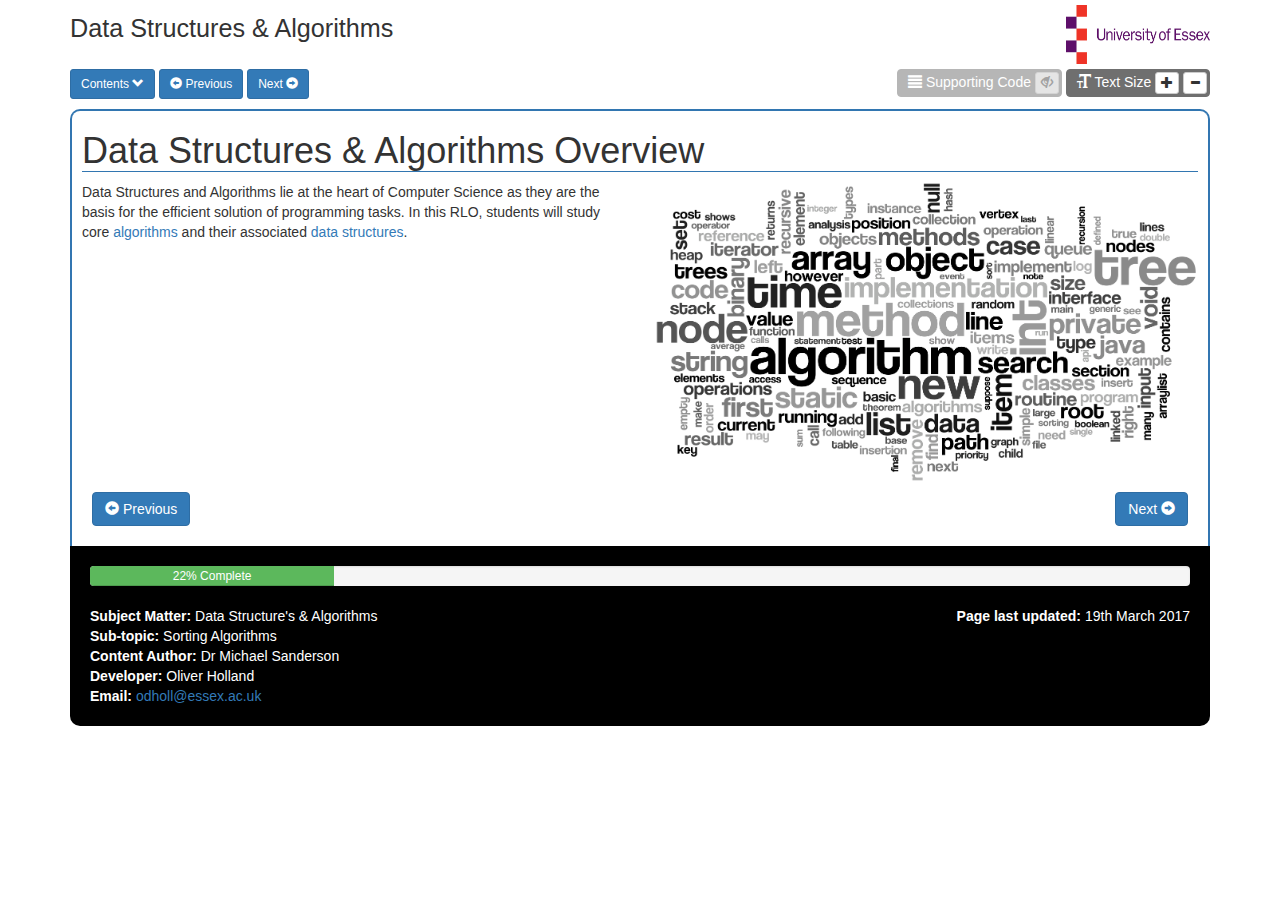
<file: overview.html>
<!DOCTYPE html>
<html lang="en">
<head>
    <meta charset="utf-8">
    <meta http-equiv="X-UA-Compatible" content="IE=edge">
    <meta name="viewport" content="width=device-width, initial-scale=1">
    <!-- The above 3 meta tags *must* come first in the head; any other head content must come *after* these tags -->
    <meta name="description" content="">
    <meta name="author" content="Oliver Holland">

    <title>RLO: Data Structures & Algorithms: Overview</title>

    <!-- Bootstrap core CSS -->
    <link href="css/bootstrap.min.css" rel="stylesheet">

    <!-- Style Sheet - CSS -->
    <link href="css/style.css" rel="stylesheet">

    <!-- HTML5 shim and Respond.js for IE8 support of HTML5 elements and media queries -->
    <!--[if lt IE 9]>
    <script src="https://oss.maxcdn.com/html5shiv/3.7.3/html5shiv.min.js"></script>
    <script src="https://oss.maxcdn.com/respond/1.4.2/respond.min.js"></script>
    <![endif]-->
</head>

<body>
<a id="doc_top"></a>
<div class="container" id="main_container">
    <!-- Top Nav-Bar -->
    <header class="clearfix" role="banner">
        <img src="img/essex.png" alt="University of Essex" width="144" height="59" id="university_logo"
             class="pull-right">
        <p class="rlo_title">Data Structures & Algorithms</p>
    </header>

    <nav class="nav nav-pills hidden-xs" role="navigation" id="main_nav">
        <div class="btn-group">
            <button type="button" class="btn btn-primary dropdown-toggle btn-sm" data-toggle="dropdown">
                Contents <span class="glyphicon glyphicon-chevron-down"></span>
            </button>
            <ul class="dropdown-menu" role="menu">
                <li><a href="index.html">Introduction</a></li>
                <li class="active"><a href="overview.html">Data Structures & Algorithms Overview</a></li>
                <li><a href="sortingAlgorithms.html">Sorting Algorithms</a></li>
                <li><a href="activity.html">Activity</a></li>
                <li><a href="bubbleSort.html">Bubble Sort</a></li>
                <li><a href="insertionSort.html">Insertion Sort</a></li>
                <li><a href="quickSort.html">Quick Sort</a></li>
                <li><a href="algorithmsInAction.html">Algorithms in Action</a></li>
                <li><a href="assessment.html">Assessment</a></li>
            </ul>
        </div>
        <a href="index.html" class="btn btn-primary btn-sm"><span class="glyphicon glyphicon-circle-arrow-left"></span>
            Previous </a>
        <a href="sortingAlgorithms.html" id="next_btn" class="btn btn-primary btn-sm">Next <span
                class="glyphicon glyphicon-circle-arrow-right"></span></a>
    </nav>

    <!-- Renders drop-down menu for smaller screen resolutions -->
    <div class="visible-xs-block" id="small_screen_menu_container">
        <p class="rlo_title">Data Structures & Algorithms</p>
        <p><a class="btn btn-primary btn-block" data-toggle="collapse" href="#collapseExample" aria-expanded="false"
              aria-controls="collapseExample" id="toggle_ss_nav">
            Toggle Navigation <span class="glyphicon glyphicon-remove glyphicon-menu-hamburger"
                                    aria-hidden="true"></span></a></p>
        <div class="collapse" id="collapseExample">
            <ul class="btn-group btn-group-vertical center-block" role="menu" id="small_screen_menu">
                <li><a href="index.html" class="btn btn-info btn-block">Introduction</a></li>
                <li><a href="overview.html" class="btn btn-info btn-block active">Data Structures & Algorithms
                    Overview</a></li>
                <li><a href="sortingAlgorithms.html" class="btn btn-info btn-block">Sorting Algorithms</a></li>
                <li><a href="activity.html" class="btn btn-info btn-block">Activity</a></li>
                <li><a href="bubbleSort.html" class="btn btn-info btn-block">Bubble Sort</a></li>
                <li><a href="insertionSort.html" class="btn btn-info btn-block">Insertion Sort</a></li>
                <li><a href="quickSort.html" class="btn btn-info btn-block">Quick Sort</a></li>
                <li><a href="algorithmsInAction.html" class="btn btn-info btn-block">Algorithms in Action</a></li>
                <li><a href="assessment.html" class="btn btn-info btn-block">Assessment</a></li>
            </ul>
        </div>
    </div>

    <!-- Main Content Area -->
    <main role="main">
        <article>
            <a id="content_start"></a>
            <h1>Data Structures & Algorithms Overview</h1>
            <div class="row">
                <div class="col-md-6" id="text-component">
                    <!-- START text column -->

                    <p>Data Structures and Algorithms lie at the heart of Computer Science as they are the basis for
                        the efficient solution of programming tasks. In this RLO, students will study core <a href="#" data-toggle="modal" data-target="#gloss_algorithm">algorithms</a>
                        and their associated <a href="#" data-toggle="modal" data-target="#gloss_dsa">data structures</a>.</p>

                    <!-- END text column -->
                </div>

                <div class="col-md-6" id="rightText-component">
                    <img src="img/dsa.png" alt="Data Structures & Algorithms" height="auto" id="dsa_logo"
                         class="pull-right">
                </div>

            </div>

            <nav class="section_nav" role="navigation">
                <ul class="clearfix ">
                    <li class="pull-left "><a href="index.html" class="btn btn-primary"><span
                            class="glyphicon glyphicon-circle-arrow-left"></span> Previous </a></li>
                    <li class="pull-right"><a href="sortingAlgorithms.html" class="btn btn-primary">Next <span
                            class="glyphicon glyphicon-circle-arrow-right"></span></a></li>
                </ul>
            </nav>

        </article>
    </main>


    <!-- START doc top navigation -->
    <div class="visible-xs-block" id="doc_top_btn"><a href="#doc_top" class="btn btn-info btn-block">Document Top
        <span
                class="glyphicon glyphicon-circle-arrow-up"></span></a></div>
    <!-- END doc top navigation -->

    <!-- Footer -->
    <footer role="contentinfo">
        <div class="progress">
            <div class="progress-bar progress-bar-success" role="progressbar" aria-valuenow="22.2" aria-valuemin="0"
                 aria-valuemax="100" style="width: 22.2%">
                <span class="sr">22% Complete</span>
            </div>
        </div>
        <div class="row">
            <div class="col-md-6">
                <ul>
                    <li><b>Subject Matter:</b> Data Structure's & Algorithms</li>
                    <li><b>Sub-topic:</b> Sorting Algorithms</li>
                    <li><b>Content Author:</b> Dr Michael Sanderson</li>
                    <li><b>Developer:</b> Oliver Holland</li>
                    <li><b>Email:</b> <a href="mailto:odholl@essex.ac.uk">odholl@essex.ac.uk</a></li>
                </ul>
            </div>

            <div class="col-md-6 text-right">
                <p><b>Page last updated:</b> 19th March 2017</p>
            </div>
        </div>
    </footer>
</div>


<!-- START Glossary Modals -->
<div class="modal fade" tabindex="-1" role="dialog" aria-labelledby="gloss_algorithm_label" id="gloss_algorithm">
    <div class="modal-dialog">
        <div class="modal-content">
            <div class="modal-header">
                <h3 class="modal-title" id="gloss_algorithm_label">Algorithm</h3>
            </div>
            <div class="modal-body">
                <p>Algorithm is a step-by-step procedure, which defines a set of instructions to be executed in a
                    certain order to get the desired output. Algorithms are generally created independent of underlying
                    languages, i.e. an algorithm can be implemented in more than one programming language.</p>
            </div>
            <div class="modal-footer">
                <button type="button" class="btn btn-danger" data-dismiss="modal">Close</button>
            </div>
        </div>
    </div>
</div>

<div class="modal fade" tabindex="-1" role="dialog" aria-labelledby="gloss_dsa_label" id="gloss_dsa">
    <div class="modal-dialog">
        <div class="modal-content">
            <div class="modal-header">
                <h3 class="modal-title" id="gloss_dsa_label">Data Structures</h3>
            </div>
            <div class="modal-body">
                <p>Data Structures are the programmatic way of storing data so that data can be used efficiently.
                    Almost every enterprise application uses various types of data structures in one or the other
                    way.</p>
            </div>
            <div class="modal-footer">
                <button type="button" class="btn btn-danger" data-dismiss="modal">Close</button>
            </div>
        </div>
    </div>
</div>
<!-- END Glossary Modals -->

<!-- Bootstrap core JavaScript
================================================== -->
<!-- Placed at the end of the document so the pages load faster -->
<script src="https://ajax.googleapis.com/ajax/libs/jquery/1.12.4/jquery.min.js"></script>
<script>window.jQuery || document.write('<script src="../../assets/js/vendor/jquery.min.js"><\/script>')</script>
<script src="js/bootstrap.min.js"></script>

<!-- JavaScript for Text Support Toolbar -->
<script src="js/textTools.js"></script>

</body>
</html>
</file>
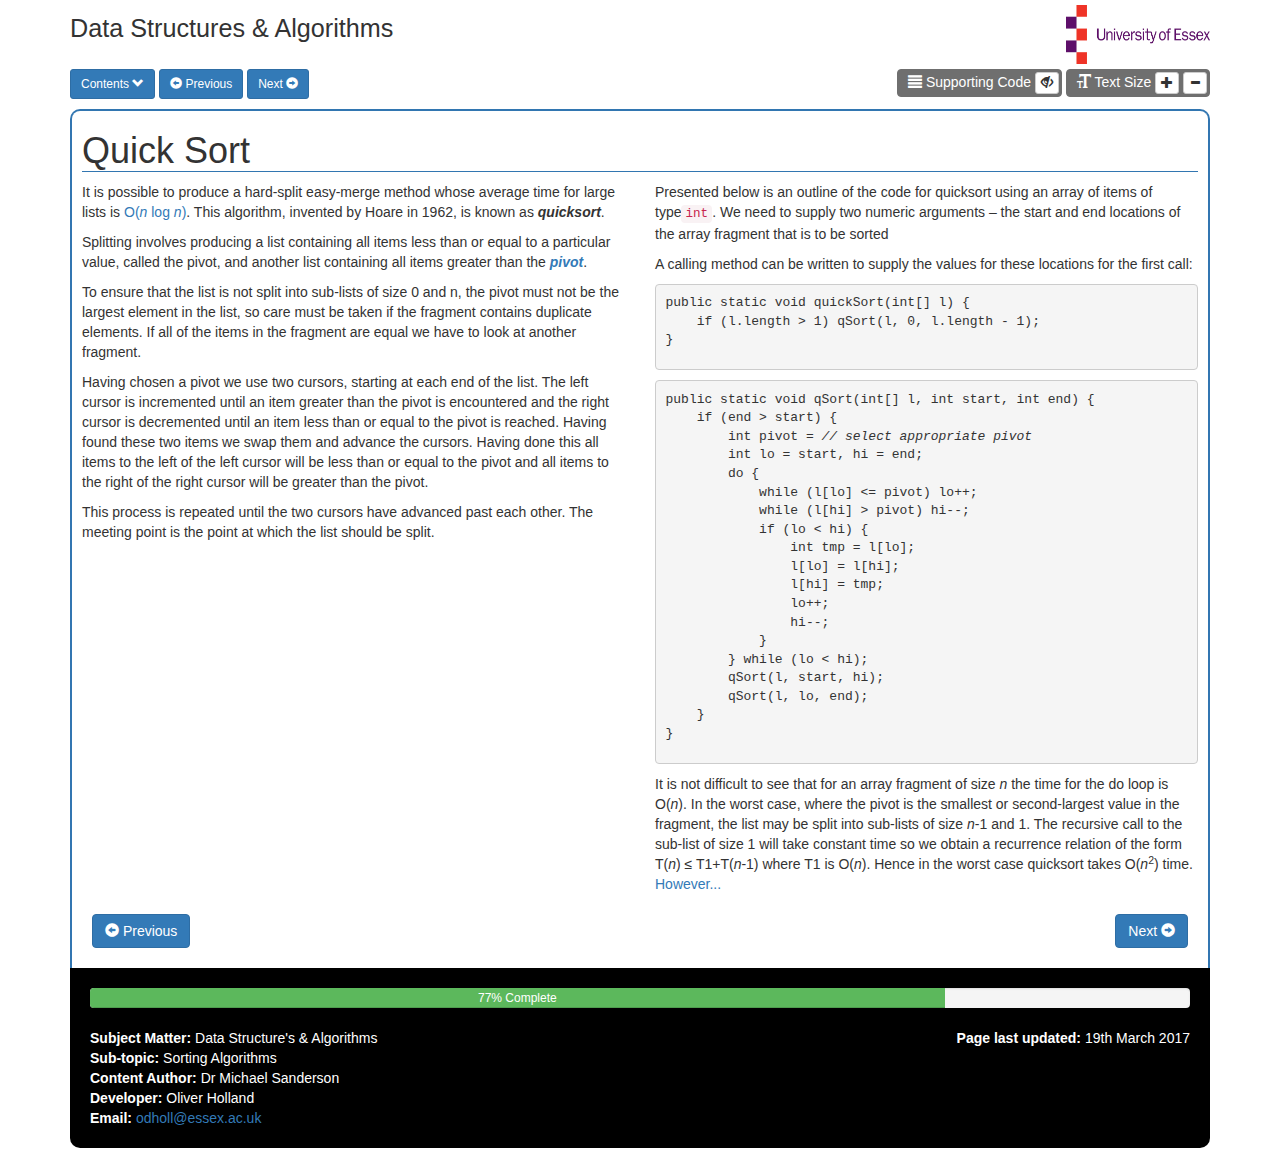
<file: quickSort.html>
<!DOCTYPE html>
<html lang="en">
<head>
    <meta charset="utf-8">
    <meta http-equiv="X-UA-Compatible" content="IE=edge">
    <meta name="viewport" content="width=device-width, initial-scale=1">
    <!-- The above 3 meta tags *must* come first in the head; any other head content must come *after* these tags -->
    <meta name="description" content="">
    <meta name="author" content="Oliver Holland">

    <title>RLO: Data Structures & Algorithms: Quick Sort</title>

    <!-- Bootstrap core CSS -->
    <link href="css/bootstrap.min.css" rel="stylesheet">

    <!-- Style Sheet - CSS -->
    <link href="css/style.css" rel="stylesheet">

    <!-- HTML5 shim and Respond.js for IE8 support of HTML5 elements and media queries -->
    <!--[if lt IE 9]>
    <script src="https://oss.maxcdn.com/html5shiv/3.7.3/html5shiv.min.js"></script>
    <script src="https://oss.maxcdn.com/respond/1.4.2/respond.min.js"></script>
    <![endif]-->

</head>

<body>
<a id="doc_top"></a>
<div class="container" id="main_container">
    <!-- Top Nav-Bar -->
    <header class="clearfix" role="banner">
        <img src="img/essex.png" alt="University of Essex" width="144" height="59" id="university_logo"
             class="pull-right">
        <p class="rlo_title">Data Structures & Algorithms</p>
    </header>

    <nav class="nav nav-pills hidden-xs" role="navigation" id="main_nav">
        <div class="btn-group">
            <button type="button" class="btn btn-primary dropdown-toggle btn-sm" data-toggle="dropdown">
                Contents <span class="glyphicon glyphicon-chevron-down"></span>
            </button>
            <ul class="dropdown-menu" role="menu">
                <li><a href="index.html">Introduction</a></li>
                <li><a href="overview.html">Data Structures & Algorithms Overview</a></li>
                <li><a href="sortingAlgorithms.html">Sorting Algorithms</a></li>
                <li><a href="activity.html">Activity</a></li>
                <li><a href="bubbleSort.html">Bubble Sort</a></li>
                <li><a href="insertionSort.html">Insertion Sort</a></li>
                <li class="active"><a href="quickSort.html">Quick Sort</a></li>
                <li><a href="algorithmsInAction.html">Algorithms in Action</a></li>
                <li><a href="assessment.html">Assessment</a></li>
            </ul>
        </div>
        <a href="insertionSort.html" class="btn btn-primary btn-sm"><span
                class="glyphicon glyphicon-circle-arrow-left"></span>
            Previous </a>
        <a href="algorithmsInAction.html" id="next_btn" class="btn btn-primary btn-sm">Next <span
                class="glyphicon glyphicon-circle-arrow-right"></span></a>
    </nav>

    <!-- Renders drop-down menu for smaller screen resolutions -->
    <div class="visible-xs-block" id="small_screen_menu_container">
        <p class="rlo_title">Data Structures & Algorithms</p>
        <p><a class="btn btn-primary btn-block" data-toggle="collapse" href="#collapseExample" aria-expanded="false"
              aria-controls="collapseExample" id="toggle_ss_nav">
            Toggle Navigation <span class="glyphicon glyphicon-remove glyphicon-menu-hamburger"
                                    aria-hidden="true"></span></a></p>
        <div class="collapse" id="collapseExample">
            <ul class="btn-group btn-group-vertical center-block" role="menu" id="small_screen_menu">
                <li><a href="index.html" class="btn btn-info btn-block">Introduction</a></li>
                <li><a href="overview.html" class="btn btn-info btn-block">Data Structures & Algorithms Overview</a>
                </li>
                <li><a href="sortingAlgorithms.html" class="btn btn-info btn-block">Sorting Algorithms</a></li>
                <li><a href="activity.html" class="btn btn-info btn-block">Activity</a></li>
                <li><a href="bubbleSort.html" class="btn btn-info btn-block">Bubble Sort</a></li>
                <li><a href="insertionSort.html" class="btn btn-info btn-block">Insertion Sort</a></li>
                <li><a href="quickSort.html" class="btn btn-info btn-block active">Quick Sort</a></li>
                <li><a href="algorithmsInAction.html" class="btn btn-info btn-block">Algorithms in Action</a></li>
                <li><a href="assessment.html" class="btn btn-info btn-block">Assessment</a></li>
            </ul>
        </div>
    </div>

    <!-- Main Content Area -->
    <main role="main">
        <article>
            <a id="content_start"></a>
            <h1>Quick Sort</h1>
            <div class="row">
                <div class="col-md-6" id="text-component">

                    <p>It is possible to produce a hard-split easy-merge method whose average time for large lists
                        is <a href="#" data-toggle="modal" data-target="#gloss_o"> O(<i>n</i> log <i>n</i>)</a>.
                        This algorithm, invented by Hoare in 1962, is known as <b><i>quicksort</i></b>.</p>

                    <p>Splitting involves producing a list containing all items less than or equal to a particular
                        value, called the pivot, and another list containing all items greater than the
                        <a href="#" data-toggle="modal" data-target="#gloss_pivot"> <b><i>pivot</i></b></a>.</p>

                    <p>To ensure that the list is not split into sub-lists of size 0 and n, the pivot must not be
                        the largest element in the list, so care must be taken if the fragment contains duplicate
                        elements. If all of the items in the fragment are equal we have to look at another fragment.</p>

                    <p>Having chosen a pivot we use two cursors, starting at each end of the list. The left cursor
                        is incremented until an item greater than the pivot is encountered and the right cursor is
                        decremented until an item less than or equal to the pivot is reached. Having found these two
                        items we swap them and advance the cursors. Having done this all items to the left of the left
                        cursor will be less than or equal to the pivot and all items to the right of the right cursor
                        will be greater than the pivot.</p>

                    <p>This process is repeated until the two cursors have advanced past each other. The meeting point
                        is the point at which the list should be split.</p>

                </div>

                <div class="col-md-6" id="rightText-component">
                    <p>Presented below is an outline of the code for quicksort using an array of items of
                        type<code>int</code>.
                        We need to supply two numeric arguments – the start and end locations of the array fragment
                        that is to be sorted</p>

                    <p>A calling method can be written to supply the values for these locations for the first call:</p>
                </div>

                <!-- START code column -->
                <div class="col-md-6" id="code-component">
                        <pre><p>public static void quickSort(int[] l) {
    if (l.length > 1) qSort(l, 0, l.length - 1);
}
</p></pre>
                    <pre><p>public static void qSort(int[] l, int start, int end) {
    if (end > start) {
        int pivot = <i>// select appropriate pivot</i>
        int lo = start, hi = end;
        do {
            while (l[lo] <= pivot) lo++;
            while (l[hi] > pivot) hi--;
            if (lo < hi) {
                int tmp = l[lo];
                l[lo] = l[hi];
                l[hi] = tmp;
                lo++;
                hi--;
            }
        } while (lo < hi);
        qSort(l, start, hi);
        qSort(l, lo, end);
    }
}
</p></pre>
                    <p>It is not difficult to see that for an array fragment of size <i>n</i> the time for the do loop
                        is O(<i>n</i>).
                        In the worst case, where the pivot is the smallest or second-largest value in the fragment,
                        the list may be split into sub-lists of size <i>n</i>-1 and 1. The recursive call to the
                        sub-list of
                        size 1 will take constant time so we obtain a recurrence relation of the form T(<i>n</i>) ≤
                        T1+T(<i>n</i>-1)
                        where T1 is O(<i>n</i>). Hence in the worst case quicksort takes O(<i>n</i><sup>2</sup>) time.
                        <a href="#" data-toggle="modal" data-target="#gloss_however"> However...</a></p>
                </div>

            </div>

            <nav class="section_nav" role="navigation">
                <ul class="clearfix ">
                    <li class="pull-left "><a href="insertionSort.html" class="btn btn-primary"><span
                            class="glyphicon glyphicon-circle-arrow-left"></span> Previous </a></li>
                    <li class="pull-right"><a href="algorithmsInAction.html" class="btn btn-primary">Next <span
                            class="glyphicon glyphicon-circle-arrow-right"></span></a></li>
                </ul>
            </nav>

        </article>
    </main>


    <!-- START doc top navigation -->
    <div class="visible-xs-block" id="doc_top_btn"><a href="#doc_top" class="btn btn-info btn-block">Document Top
        <span
                class="glyphicon glyphicon-circle-arrow-up"></span></a></div>
    <!-- END doc top navigation -->

    <!-- Footer -->
    <footer role="contentinfo">
        <div class="progress">
            <div class="progress-bar progress-bar-success" role="progressbar" aria-valuenow="77.7" aria-valuemin="0"
                 aria-valuemax="100" style="width: 77.7%">
                <span class="sr">77% Complete</span>
            </div>
        </div>
        <div class="row">
            <div class="col-md-6">
                <ul>
                    <li><b>Subject Matter:</b> Data Structure's & Algorithms</li>
                    <li><b>Sub-topic:</b> Sorting Algorithms</li>
                    <li><b>Content Author:</b> Dr Michael Sanderson</li>
                    <li><b>Developer:</b> Oliver Holland</li>
                    <li><b>Email:</b> <a href="mailto:odholl@essex.ac.uk">odholl@essex.ac.uk</a></li>
                </ul>
            </div>

            <div class="col-md-6 text-right">
                <p><b>Page last updated:</b> 19th March 2017</p>
            </div>
        </div>
    </footer>
</div>

<!-- START Glossary Modals -->
<div class="modal fade" tabindex="-1" role="dialog" aria-labelledby="gloss_O(n)_label" id="gloss_o">
    <div class="modal-dialog">
        <div class="modal-content">
            <div class="modal-header">
                <h3 class="modal-title" id="gloss_O(n)_label">O(<i>n</i> log <i>n</i>)</h3>
            </div>
            <div class="modal-body">
                <p>To obtain a hard-spilt easy-merge sorting method whose worstcase running time is O(<i>n</i> log
                    <i>n</i>)) we
                    would have to split the list into two equal-sized sub-lists, containing the smaller and larger
                    halves of the array, and perform this splitting in O(<i>n</i>) time. To do this we would have to
                    determine
                    the middle value of the sorted list. Since there is no way of doing this without sorting at least
                    half of the list, the splitting cannot be performed in O(<i>n</i>) time.</p>
            </div>
            <div class="modal-footer">
                <button type="button" class="btn btn-danger" data-dismiss="modal">Close</button>
            </div>
        </div>
    </div>
</div>

<div class="modal fade" tabindex="-1" role="dialog" aria-labelledby="gloss_pivot_label" id="gloss_pivot">
    <div class="modal-dialog">
        <div class="modal-content">
            <div class="modal-header">
                <h3 class="modal-title" id="gloss_pivot_label">Pivot</h3>
            </div>
            <div class="modal-body">
                <p>For an optimum split the pivot should be the middle item of the sorted list, but since we cannot
                    determine this efficiently, Hoare suggested the selection of the middle-valued item from a small
                    fixed-size fragment of the list. </p>
            </div>
            <div class="modal-footer">
                <button type="button" class="btn btn-danger" data-dismiss="modal">Close</button>
            </div>
        </div>
    </div>
</div>

<div class="modal fade" tabindex="-1" role="dialog" aria-labelledby="gloss_however_label" id="gloss_however">
    <div class="modal-dialog">
        <div class="modal-content">
            <div class="modal-header">
                <h3 class="modal-title" id="gloss_however_label">However...</h3>
            </div>
            <div class="modal-body">
                <p> For large random arrays we can expect the average sizes of the sub-lists to be about <i>n</i>/3 and
                    2<i>n</i>/3 and it can be shown by advanced analysis that the average performance is O(<i>n</i> log
                    <i>n</i>). Indeed,
                    for large lists, the average time for quicksort is better than for any other known generic sorting
                    algorithm.</p>
            </div>
            <div class="modal-footer">
                <button type="button" class="btn btn-danger" data-dismiss="modal">Close</button>
            </div>
        </div>
    </div>
</div>

<!-- Bootstrap core JavaScript
================================================== -->
<!-- Placed at the end of the document so the pages load faster -->
<script src="https://ajax.googleapis.com/ajax/libs/jquery/1.12.4/jquery.min.js"></script>
<script>window.jQuery || document.write('<script src="../../assets/js/vendor/jquery.min.js"><\/script>')</script>
<script src="js/bootstrap.min.js"></script>

<!-- JavaScript for Text Support Toolbar -->
<script src="js/textTools.js"></script>

</body>
</html>
</file>
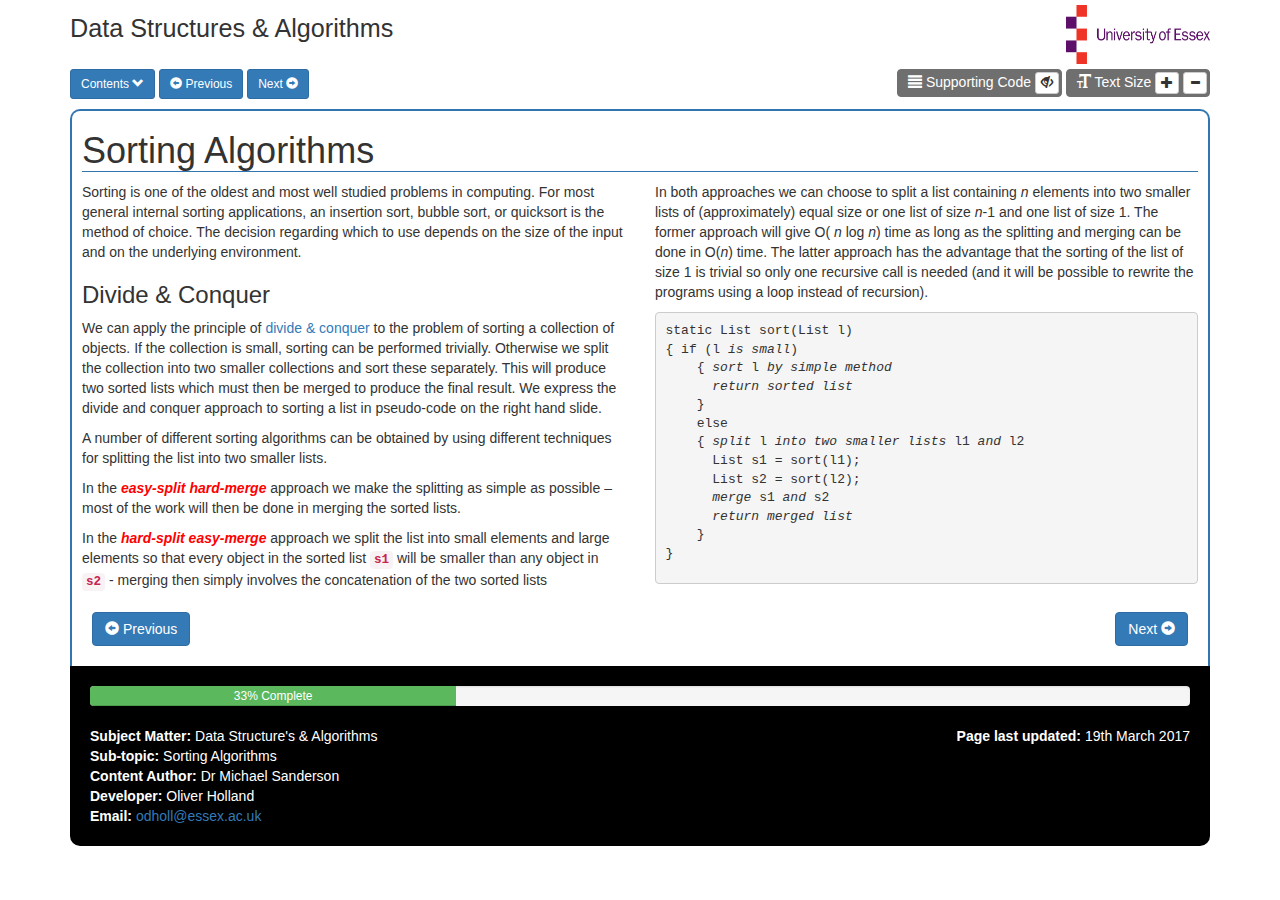
<file: sortingAlgorithms.html>
<!DOCTYPE html>
<html lang="en">

<head>
    <meta charset="utf-8">
    <meta http-equiv="X-UA-Compatible" content="IE=edge">
    <meta name="viewport" content="width=device-width, initial-scale=1">
    <!-- The above 3 meta tags *must* come first in the head; any other head content must come *after* these tags -->
    <meta name="description" content="">
    <meta name="author" content="Oliver Holland">

    <title>RLO: Data Structures & Algorithms: Sorting Algorithms</title>

    <!-- Bootstrap core CSS -->
    <link href="css/bootstrap.min.css" rel="stylesheet">

    <!-- Style Sheet - CSS -->
    <link href="css/style.css" rel="stylesheet">

    <!-- HTML5 shim and Respond.js for IE8 support of HTML5 elements and media queries -->
    <!--[if lt IE 9]>
    <script src="https://oss.maxcdn.com/html5shiv/3.7.3/html5shiv.min.js"></script>
    <script src="https://oss.maxcdn.com/respond/1.4.2/respond.min.js"></script>
    <![endif]-->
</head>

<body>
<a id="doc_top"></a>
<div class="container" id="main_container">
    <!-- Top Nav-Bar -->
    <header class="clearfix" role="banner">
        <img src="img/essex.png" alt="University of Essex" width="144" height="59" id="university_logo"
             class="pull-right">
        <p class="rlo_title">Data Structures & Algorithms</p>
    </header>
    <nav class="nav nav-pills hidden-xs" role="navigation" id="main_nav">
        <div class="btn-group">
            <button type="button" class="btn btn-primary dropdown-toggle btn-sm" data-toggle="dropdown">
                Contents <span class="glyphicon glyphicon-chevron-down"></span>
            </button>
            <ul class="dropdown-menu" role="menu">
                <li><a href="index.html">Introduction</a>
                </li>
                <li><a href="overview.html">Data Structures & Algorithms Overview</a>
                </li>
                <li class="active"><a href="sortingAlgorithms.html">Sorting Algorithms</a>
                </li>
                <li><a href="activity.html">Activity</a>
                </li>
                <li><a href="bubbleSort.html">Bubble Sort</a>
                </li>
                <li><a href="insertionSort.html">Insertion Sort</a>
                </li>
                <li><a href="quickSort.html">Quick Sort</a>
                </li>
                <li><a href="algorithmsInAction.html">Algorithms in Action</a>
                </li>
                <li><a href="assessment.html">Assessment</a>
                </li>
            </ul>
        </div>
        <a href="overview.html" class="btn btn-primary btn-sm"><span
                class="glyphicon glyphicon-circle-arrow-left"></span>
            Previous </a>
        <a href="activity.html" id="next_btn" class="btn btn-primary btn-sm">Next <span
                class="glyphicon glyphicon-circle-arrow-right"></span></a>
    </nav>

    <!-- Renders drop-down menu for smaller screen resolutions -->
    <div class="visible-xs-block" id="small_screen_menu_container">
        <p class="rlo_title">Data Structures & Algorithms</p>
        <p><a class="btn btn-primary btn-block" data-toggle="collapse" href="#collapseExample" aria-expanded="false"
              aria-controls="collapseExample" id="toggle_ss_nav">
            Toggle Navigation <span class="glyphicon glyphicon-remove glyphicon-menu-hamburger"
                                    aria-hidden="true"></span></a>
        </p>
        <div class="collapse" id="collapseExample">
            <ul class="btn-group btn-group-vertical center-block" role="menu" id="small_screen_menu">
                <li><a href="index.html" class="btn btn-info btn-block">Introduction</a>
                </li>
                <li><a href="overview.html" class="btn btn-info btn-block">Data Structures & Algorithms Overview</a>
                </li>
                <li><a href="sortingAlgorithms.html" class="btn btn-info btn-block active">Sorting Algorithms</a>
                </li>
                <li><a href="activity.html" class="btn btn-info btn-block">Activity</a>
                </li>
                <li><a href="bubbleSort.html" class="btn btn-info btn-block">Bubble Sort</a>
                </li>
                <li><a href="insertionSort.html" class="btn btn-info btn-block">Insertion Sort</a>
                </li>
                <li><a href="quickSort.html" class="btn btn-info btn-block">Quick Sort</a>
                </li>
                <li><a href="algorithmsInAction.html" class="btn btn-info btn-block">Algorithms in Action</a>
                </li>
                <li><a href="assessment.html" class="btn btn-info btn-block">Assessment</a>
                </li>
            </ul>
        </div>
    </div>

    <!-- Main Content Area -->
    <main role="main">
        <article>
            <a id="content_start"></a>
            <h1>Sorting Algorithms</h1>
            <div class="row">
                <div class="col-md-6" id="text-component">

                    <p>Sorting is one of the oldest and most well studied problems in computing. For most general
                        internal sorting applications, an insertion sort, bubble sort, or quicksort is the method of
                        choice. The decision regarding which to use depends on the size of the input and on the
                        underlying environment.</p>

                    <h3>Divide & Conquer</h3>

                    <p>We can apply the principle of <a href="#" data-toggle="modal" data-target="#gloss_divide">divide
                        & conquer</a> to the problem of sorting a collection of objects. If the collection is small,
                        sorting can be performed trivially. Otherwise we split the collection into two smaller
                        collections and sort these separately. This will produce two sorted lists which must then be
                        merged to produce the final result. We express the divide and conquer approach to sorting a list
                        in pseudo-code on the right hand slide.
                    </p>

                    <p>A number of different sorting algorithms can be obtained by using different techniques for
                        splitting the list into two smaller lists. </p>

                    <p>In the <font color="red"><b><i>easy-split hard-merge</i></b></font> approach we make the
                        splitting as simple as possible – most of the work will then be done in merging the sorted
                        lists.</p>

                    <p>In the <font color="red"><b><i>hard-split easy-merge</i></b></font> approach we split the list
                        into small elements and large elements so that every object in the sorted list
                        <code><b>s1</b></code> will be smaller than any object in
                        <code><b>s2</b></code> - merging then simply involves the concatenation of the two sorted lists
                    </p>

                </div>

                <div class="col-md-6" id="rightText-component">
                    <p>In both approaches we can choose to split a list containing <i>n</i> elements into two smaller
                        lists of (approximately) equal size or one list of size <i>n</i>-1 and one list of size 1. The
                        former approach will give O(
                        <i>n</i> log <i>n</i>) time as long as the splitting and merging can be done in O(<i>n</i>)
                        time. The latter approach has the advantage that the sorting of the list of size 1 is trivial so
                        only one recursive call is needed (and it will be possible to rewrite the programs using a loop
                        instead of recursion).</p>
                </div>

                <!-- START code column -->
                <div class="col-md-6" id="code-component">
                        <pre><p>static List sort(List l)
{ if (l <i>is small</i>)
    { <i>sort</i> l <i>by simple method
      return sorted list</i>
    }
    else
    { <i>split</i> l <i>into two smaller lists</i> l1 <i>and</i> l2
      List s1 = sort(l1);
      List s2 = sort(l2);
      <i>merge</i> s1 <i>and</i> s2
      <i>return merged list</i>
    }
}
</p></pre>
                </div>
                <!-- END code column -->
            </div>

            <nav class="section_nav" role="navigation">
                <ul class="clearfix ">
                    <li class="pull-left "><a href="overview.html" class="btn btn-primary"><span
                            class="glyphicon glyphicon-circle-arrow-left"></span> Previous </a>
                    </li>
                    <li class="pull-right"><a href="activity.html" class="btn btn-primary">Next <span
                            class="glyphicon glyphicon-circle-arrow-right"></span></a>
                    </li>
                </ul>
            </nav>

        </article>
    </main>


    <!-- START doc top navigation -->
    <div class="visible-xs-block" id="doc_top_btn"><a href="#doc_top" class="btn btn-info btn-block">Document Top
        <span
                class="glyphicon glyphicon-circle-arrow-up"></span></a>
    </div>
    <!-- END doc top navigation -->

    <!-- Footer -->
    <footer role="contentinfo">
        <div class="progress">
            <div class="progress-bar progress-bar-success" role="progressbar" aria-valuenow="33.3" aria-valuemin="0"
                 aria-valuemax="100" style="width: 33.3%">
                <span class="sr">33% Complete</span>
            </div>
        </div>
        <div class="row">
            <div class="col-md-6">
                <ul>
                    <li><b>Subject Matter:</b> Data Structure's & Algorithms</li>
                    <li><b>Sub-topic:</b> Sorting Algorithms</li>
                    <li><b>Content Author:</b> Dr Michael Sanderson</li>
                    <li><b>Developer:</b> Oliver Holland</li>
                    <li><b>Email:</b> <a href="mailto:odholl@essex.ac.uk">odholl@essex.ac.uk</a>
                    </li>
                </ul>
            </div>

            <div class="col-md-6 text-right">
                <p><b>Page last updated:</b> 19th March 2017</p>
            </div>
        </div>
    </footer>
</div>

<!-- START Glossary Modals -->
<div class="modal fade" tabindex="-1" role="dialog" aria-labelledby="gloss_divide_label" id="gloss_divide">
    <div class="modal-dialog">
        <div class="modal-content">
            <div class="modal-header">
                <h3 class="modal-title" id="gloss_divide_label">Divide & Conquer</h3>
            </div>
            <div class="modal-body">
                <p>The principle of divide and conquer states that a large problem should be broken down into two or
                    more smaller problems to be solved separately before combining their solutions.</p>
            </div>
            <div class="modal-footer">
                <button type="button" class="btn btn-danger" data-dismiss="modal">Close</button>
            </div>
        </div>
    </div>
</div>
<!-- Bootstrap core JavaScript
================================================== -->
<!-- Placed at the end of the document so the pages load faster -->
<script src="https://ajax.googleapis.com/ajax/libs/jquery/1.12.4/jquery.min.js"></script>
<script>window.jQuery || document.write('<script src="../../assets/js/vendor/jquery.min.js"><\/script>')</script>
<script src="js/bootstrap.min.js"></script>

<!-- JavaScript for Text Support Toolbar -->
<script src="js/textTools.js"></script>


</body>

</html>
</file>
<file: css/style.css>
/* CSS Document */

/* Top navigation bar */
#tools {
    text-align: right;
}

.text_control {
    display: inline-block;
    padding: 2px 2px 2px 10px;
    border-radius: 4px;
    border: 1px solid #6F6F6F;
    background-color: #6F6F6F;
    color: #fff;
}

.supporting_code_control {
    display: inline-block;
    padding: 2px 2px 2px 10px;
    border-radius: 4px;
    border: 1px solid #6F6F6F;
    background-color: #6F6F6F;
    color: #fff;
}

header {
    padding-top: 5px;
    margin-bottom: 5px;
}

header .rlo_title {
    padding-top: 5px;
    font-size: 180%;
    margin-bottom: 0;
}

html > body > div.container > nav#main_nav.navbar.navbar-default div {
    padding: 0px;
}

html > body > div.container > nav#main_nav.navbar.navbar-default > div#bs-example-navbar-collapse-1.collapse.navbar-collapse > ul.nav.navbar-nav > li > a {
    padding: auto 5px;
}

.main_nav {
    font-size: 80%;
    position: relative;
    z-index: 1000;
    margin-bottom: 12px;
}

nav.section_nav {
    padding: 10px 10px;
}

nav.section_nav ul {
    list-style: none;
    padding: 0;
    margin: 0;
}

nav#main_nav ul li.alert-info {
    background-color: #DFF1FF;
}

.center img.img-responsive {
    margin: 0 auto 5px auto;
}

.center iframe {
    margin: 0 auto 5px auto;
    text-align: center;
    display: block;
    background-color: transparent;
}

/* Main content text container */
article {
    clear: both;
    border: 2px solid #3276B1;
    border-bottom: none;
    border-radius: 10px 10px 0 0;
    margin-top: 10px;
    padding: 10px;
}

article h1 {
    margin-top: 10px;
    border-bottom: 1px solid #3276B1;
}

#rightText-component img {
    width: 100%;
    height: 100%;
    max-height: 300px;
}

/* Previous & Next buttons within text container */
nav.section_nav {
    padding: 10px 10px;
}

nav.section_nav ul {
    list-style: none;
    padding: 0;
    margin: 0;
}

/* Footer */
footer {
    background-color: #000;
    color: #fff;
    padding: 20px;
    border-bottom-right-radius: 10px;
    border-bottom-left-radius: 10px;
    margin-bottom: 10px;
}

footer ul {
    margin: 0;
    padding: 0;
    list-style: none;
}

/* Used if no code component */
.opacity50 {
    opacity: 0.5;
}

/* Used for Algorithms in Action */
canvas {
    border: 1px dashed #888888;
    width: 100%;
    height: auto;
}

#algorithm_buttons .btn {
    margin-bottom: 5px;
}

@media (max-width: 767px) {
    header {
        display: none;
    }

    #tools {
        background-color: #999;
        padding: 2px;
        text-align: center;
        float: none !important;
        position: fixed;
        right: 0;
        left: 0;
        z-index: 1030;
    }

    #tools span.tool_text {
        display: none;
    }

    #small_screen_menu_container {
        margin-top: 40px;
    }

    #small_screen_menu_container p.rlo_title {
        font-size: 180%;
        font-weight: bold;
        text-align: center;
    }

    #small_screen_menu {
        list-style: none;
        padding: 0;
        margin: 0;
    }

    #small_screen_menu li {
        padding: 0;
        margin: 0 0 5px 0;
    }

    #section_nav li a {
        width: 48%;
    }

    article {
        border: none;
    }

    article h1 {
        text-align: center;
        font-size: 200%;
        padding-bottom: 10px;
        border-bottom-width: 2px;
    }

    #doc_top_btn {
        margin: 20px 10px;
    }

    footer div.text-right {
        text-align: center;
        margin-top: 20px;
    }

    footer {
        text-align: center;
    }
}
</file>
